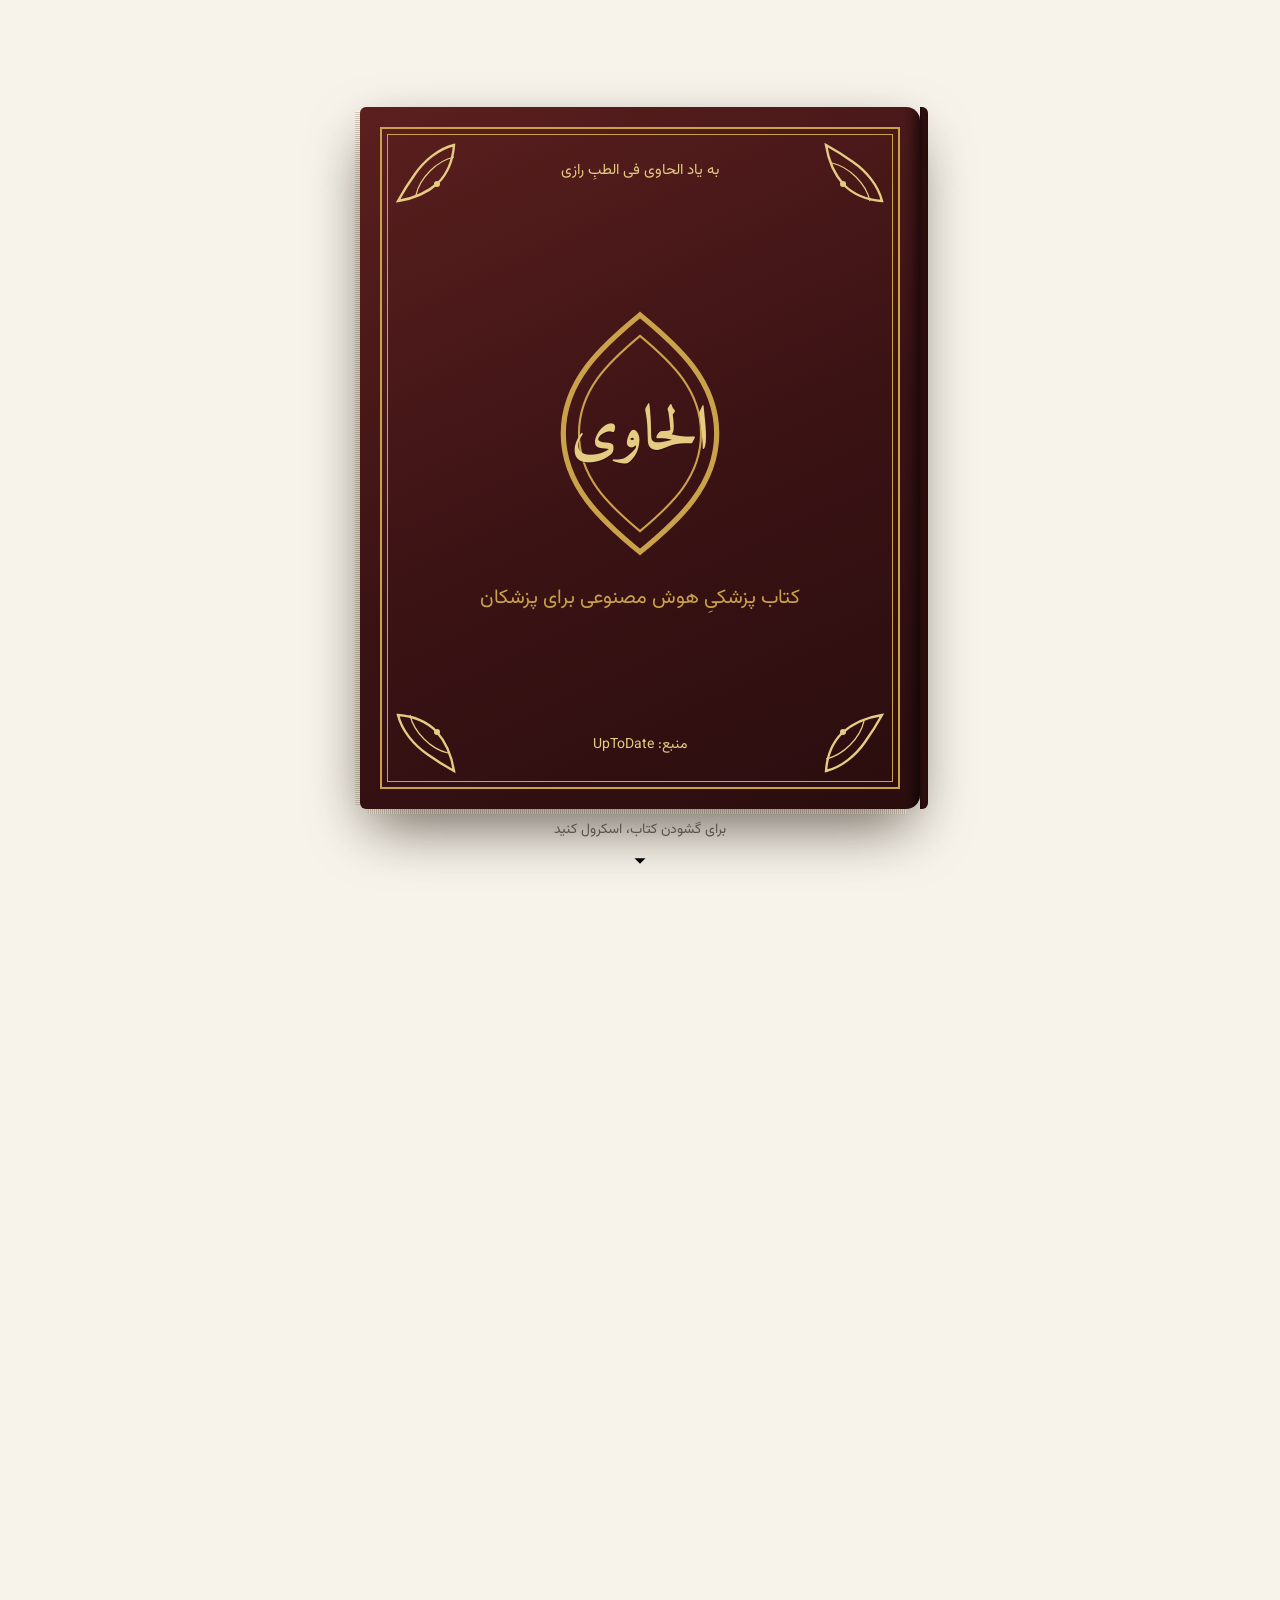
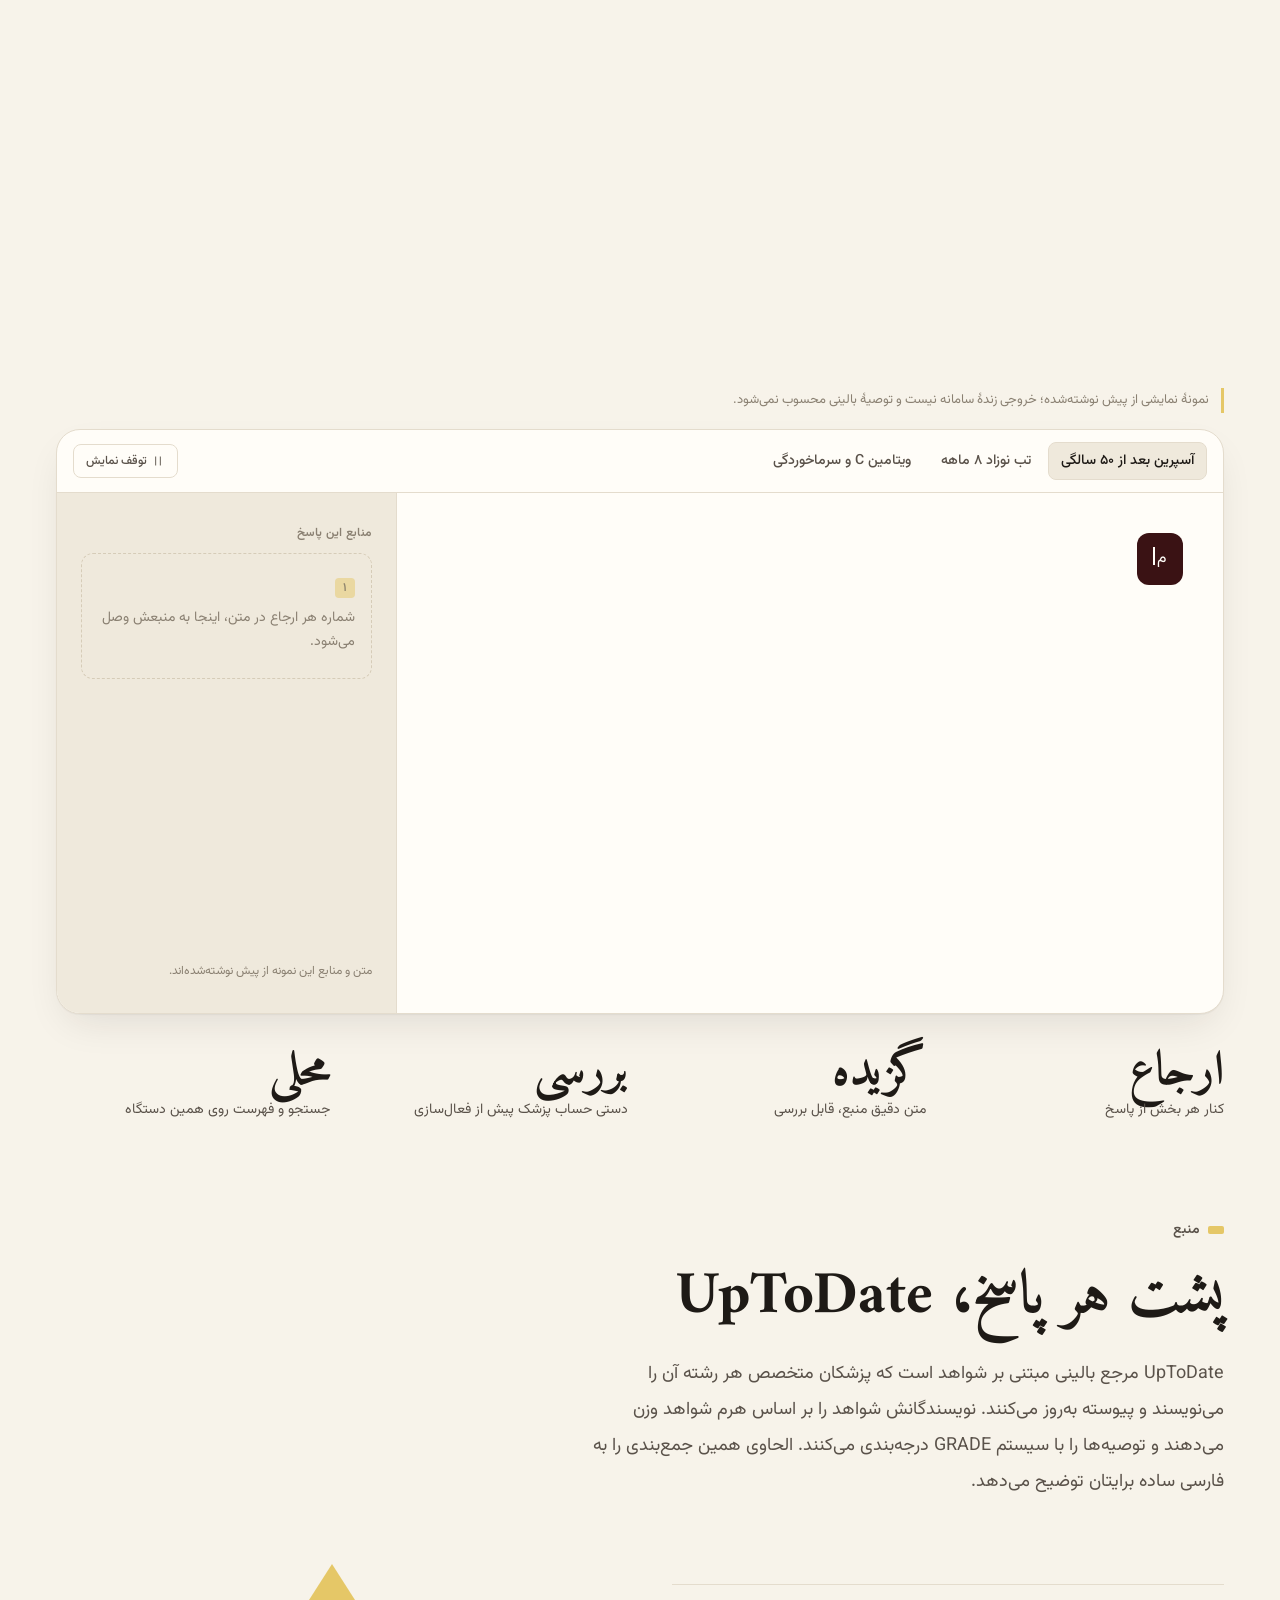
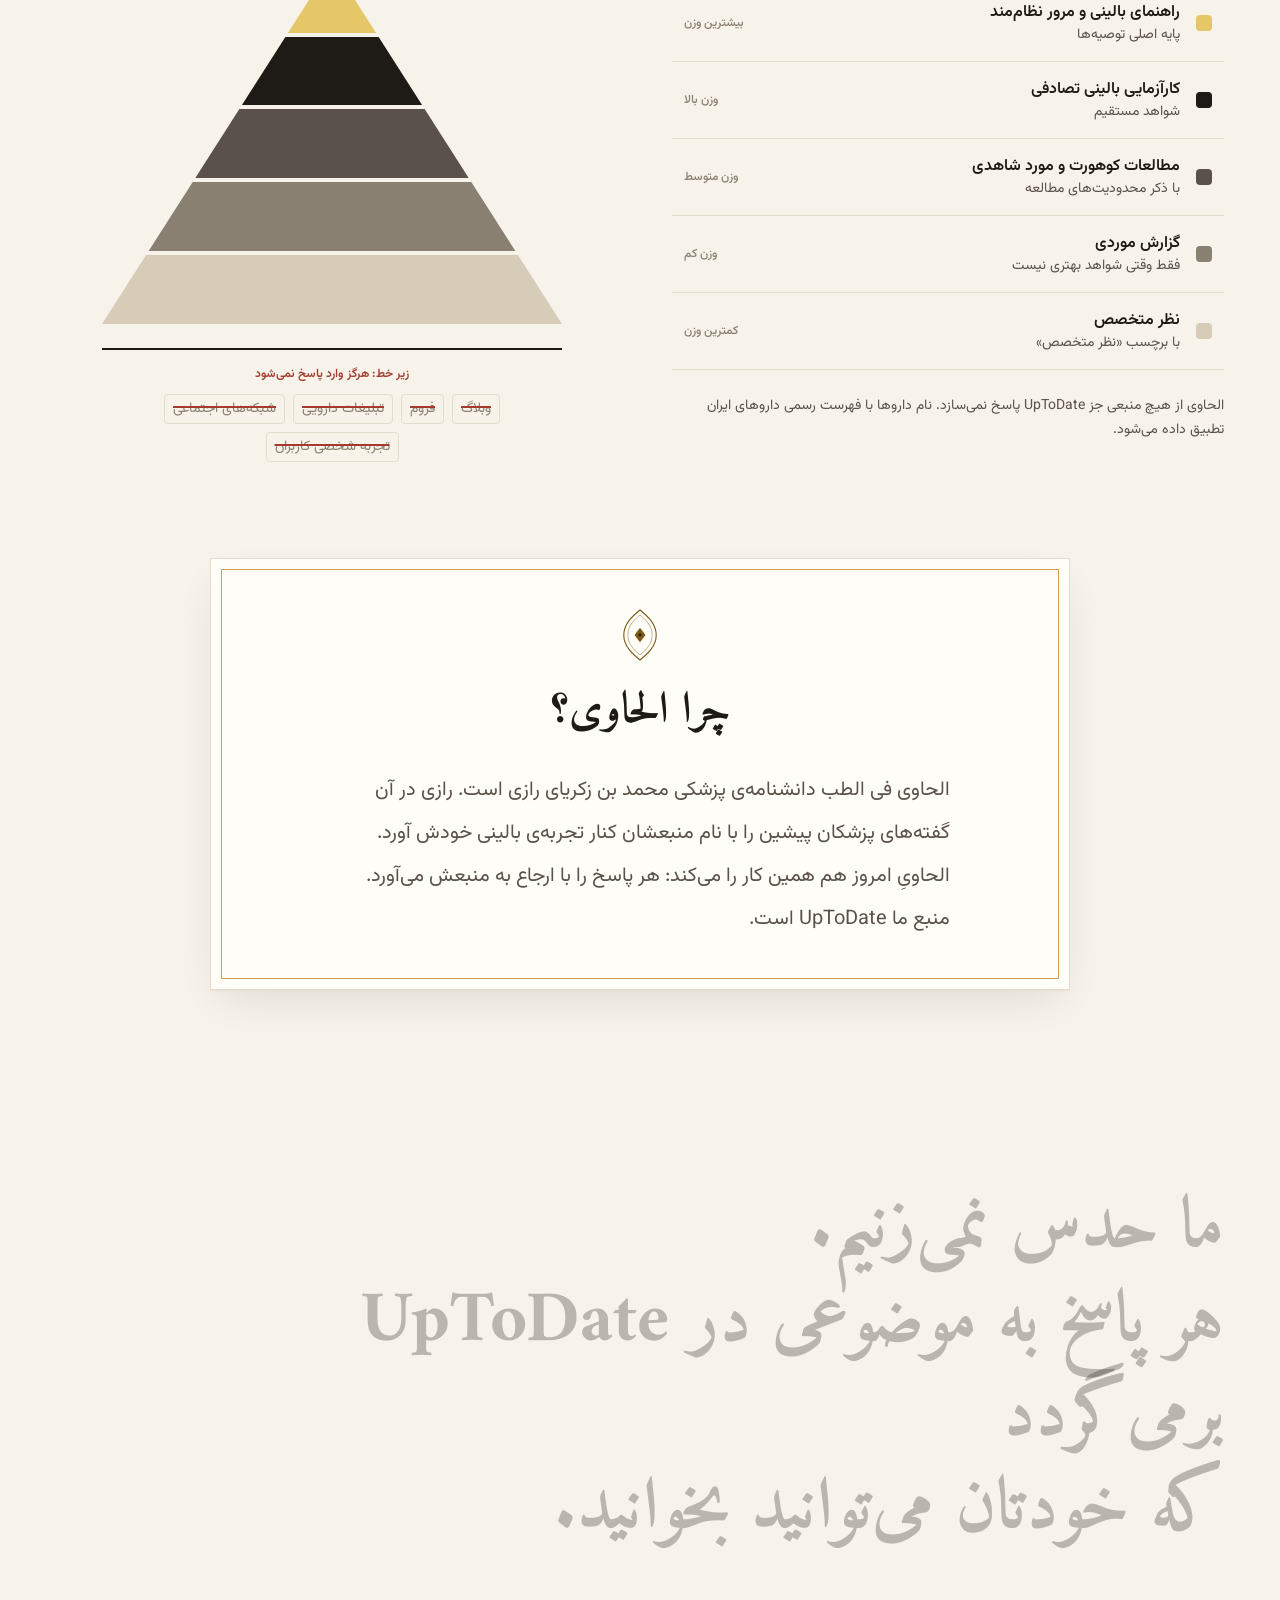
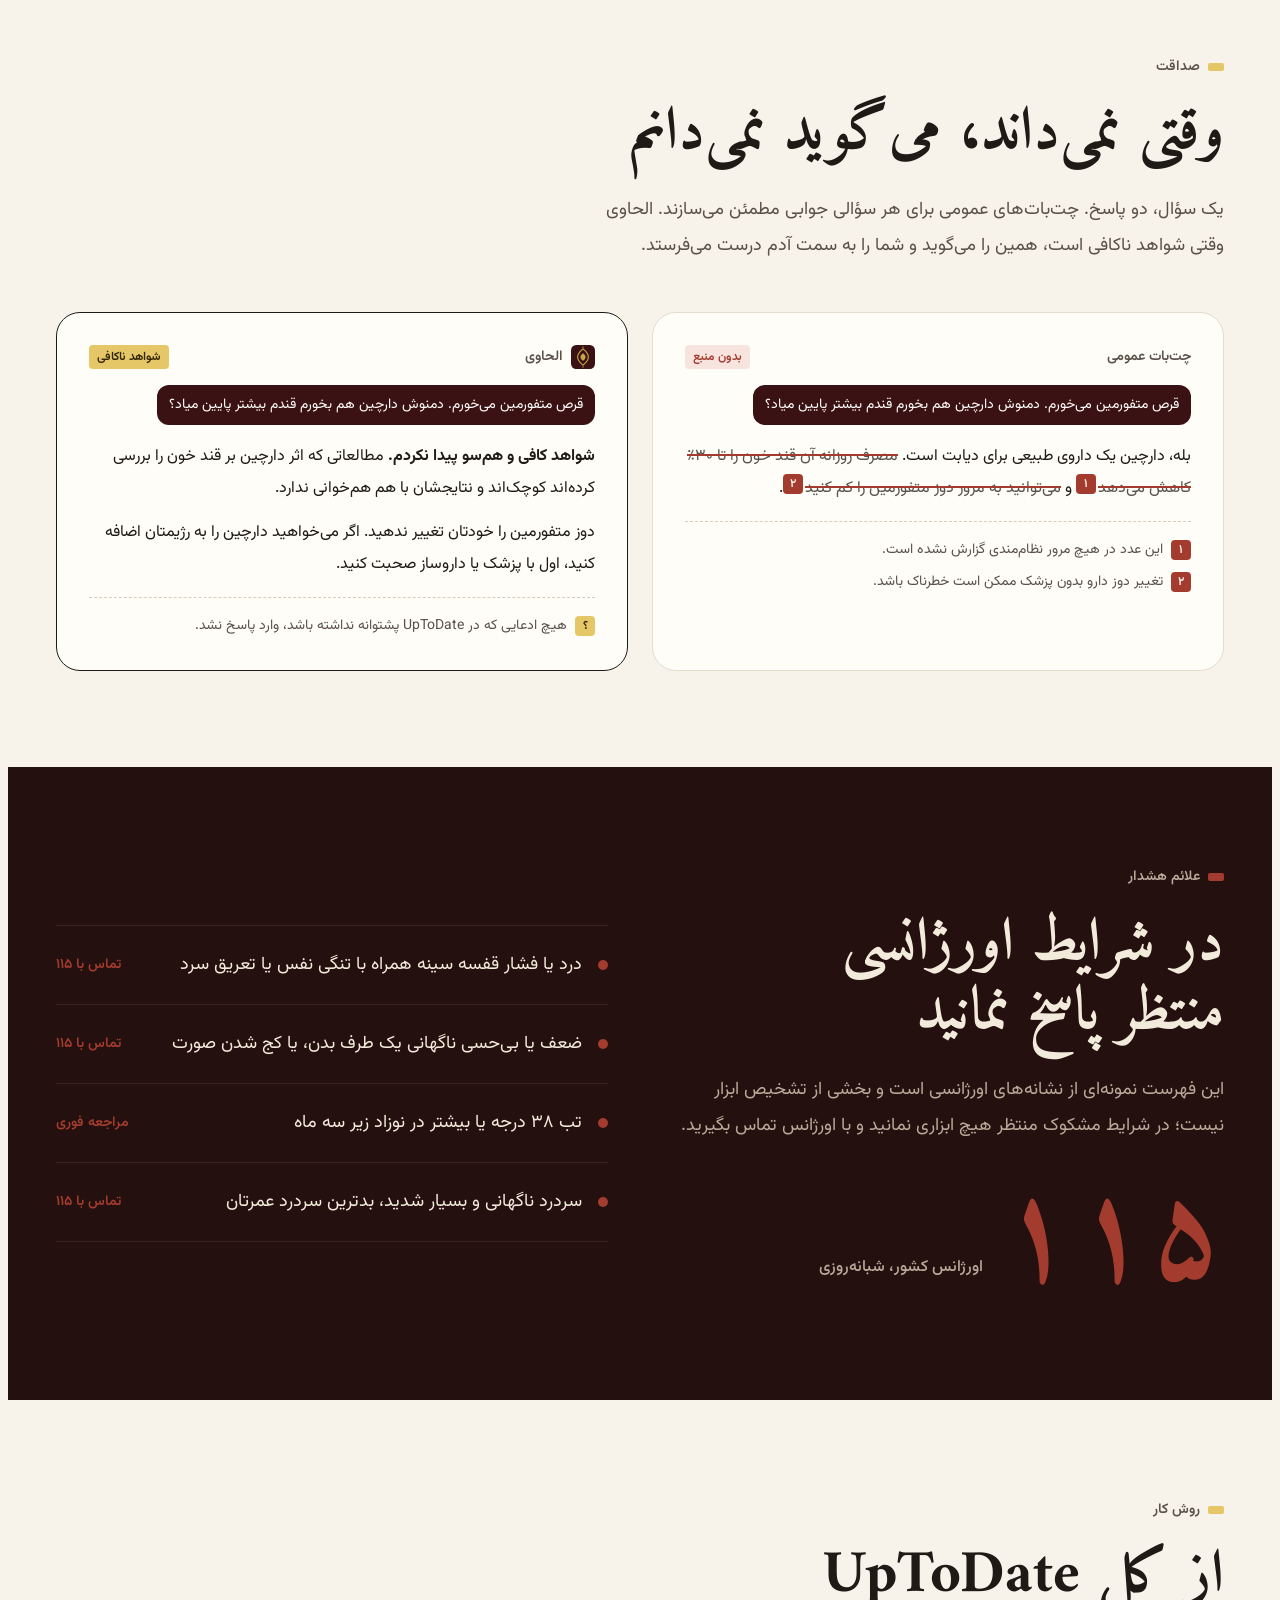
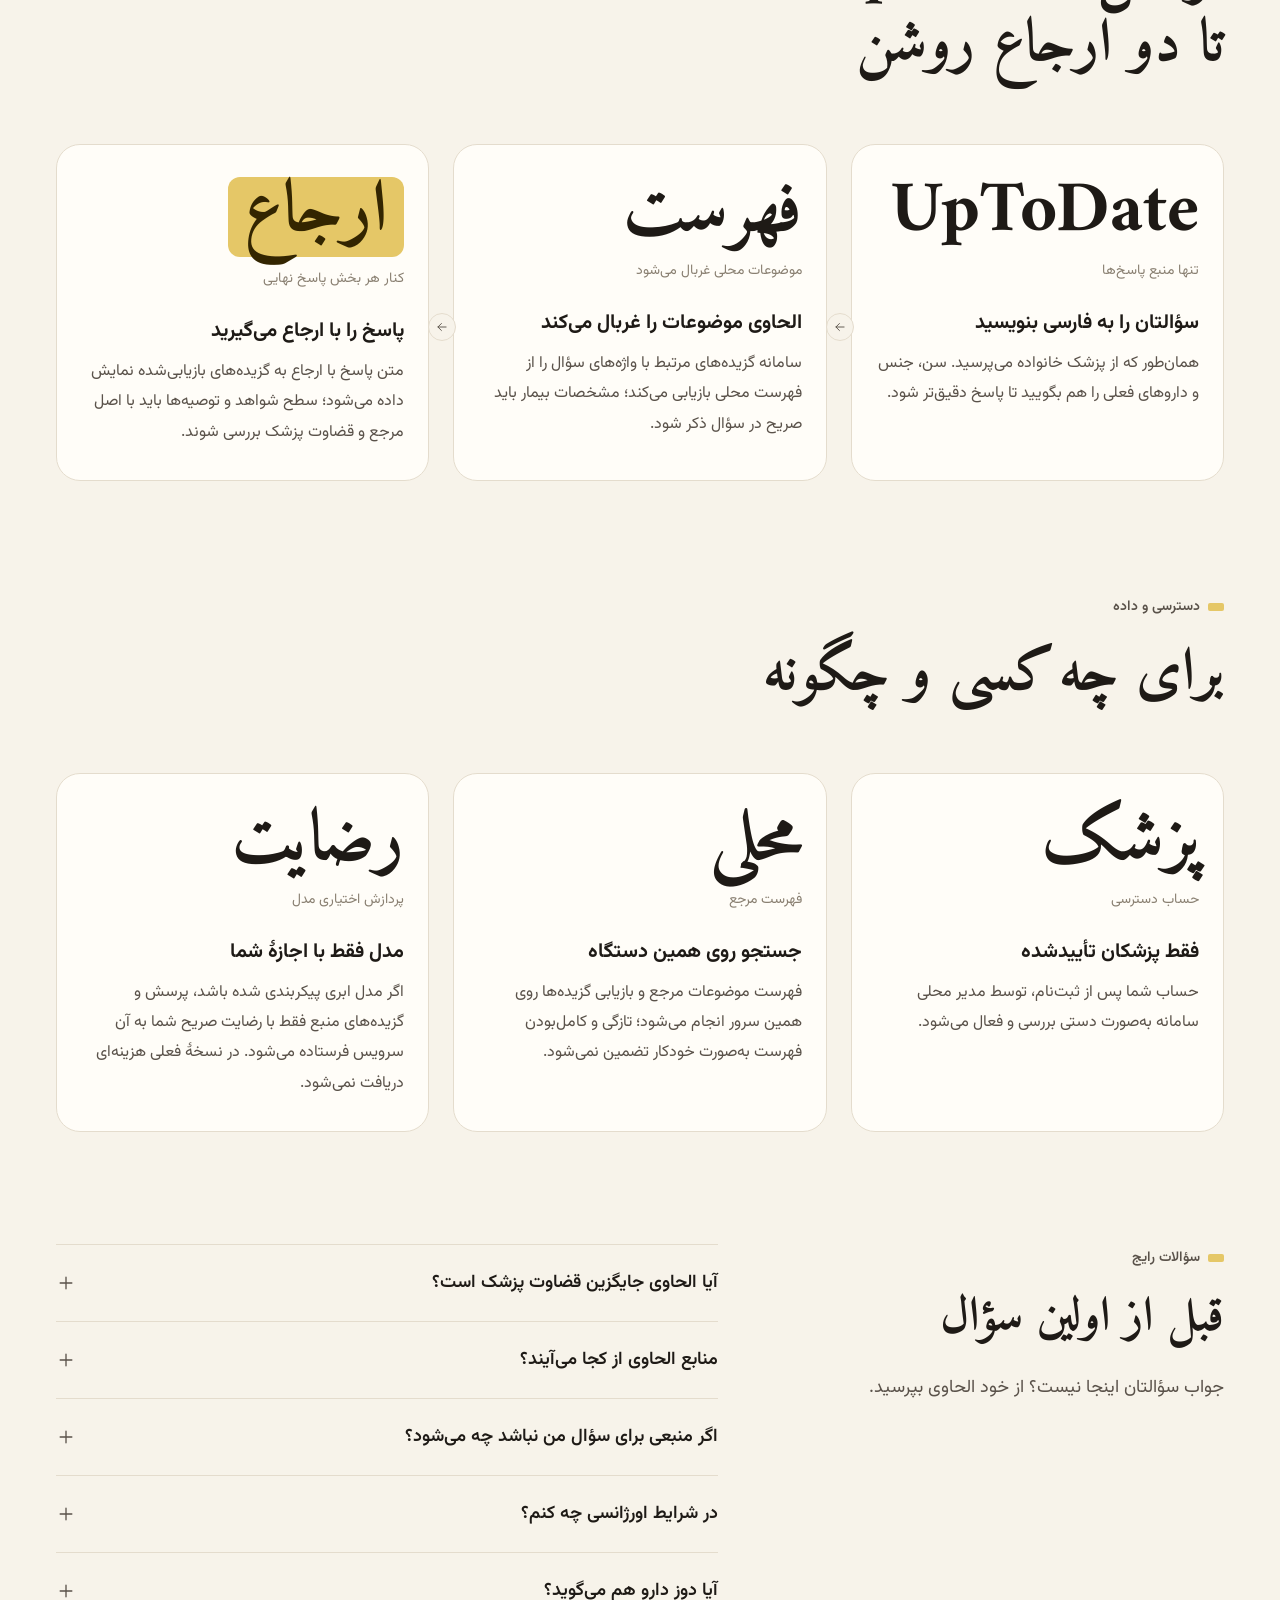
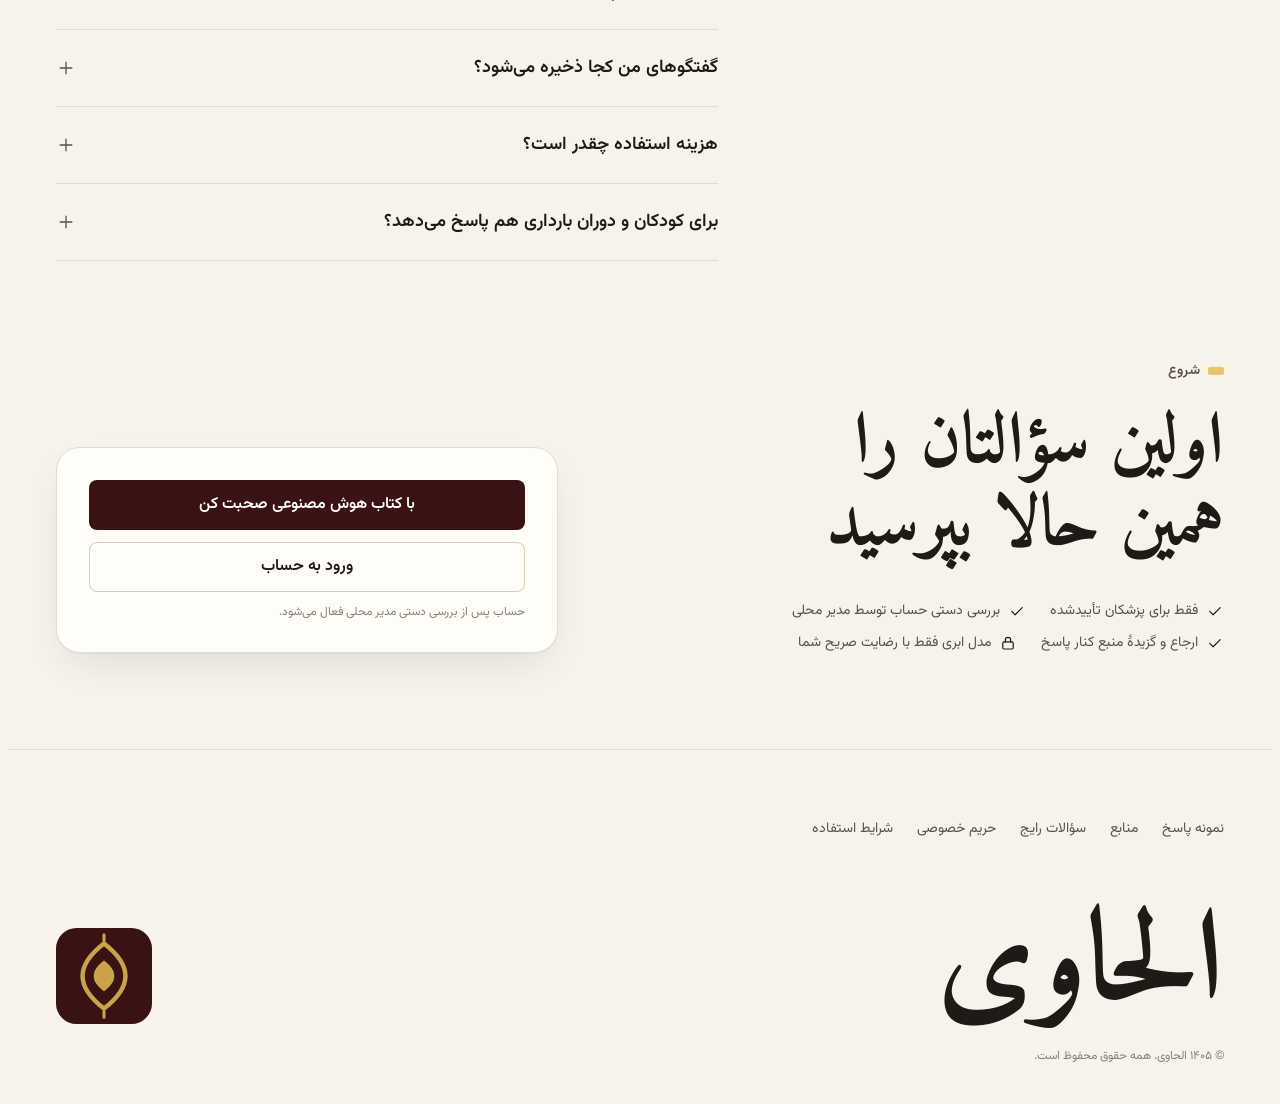
<file: index.html>
<!DOCTYPE html>
<html lang="fa" dir="rtl">
<meta charset="utf-8">
<meta name="viewport" content="width=device-width, initial-scale=1, viewport-fit=cover">
<title>الحاوی</title>
<meta name="description" content="الحاوی کتاب پزشکیِ هوش مصنوعی برای پزشکان تأییدشده است؛ بازیابی از فهرست محلی UpToDate با ارجاع و گزیدهٔ قابل بررسی.">
<meta property="og:title" content="الحاوی · کتاب پزشکی برای پزشکان تأییدشده">
<meta property="og:description" content="کتاب پزشکی برای پزشکان تأییدشده؛ هر پاسخ با ارجاع و گزیدهٔ منبع UpToDate.">
<meta property="og:locale" content="fa_IR">
<meta property="og:type" content="website">
<meta property="og:site_name" content="الحاوی">
<meta property="og:url" content="https://www.al-havi.com/">
<meta property="og:image" content="https://www.al-havi.com/og-image.png">
<meta property="og:image:width" content="1200">
<meta property="og:image:height" content="630">
<meta property="og:image:alt" content="الحاوی، کتاب پزشکیِ هوش مصنوعی برای پزشکان">
<meta name="twitter:card" content="summary_large_image">
<meta name="twitter:image" content="https://www.al-havi.com/og-image.png">
<link rel="canonical" href="https://www.al-havi.com/">
<link rel="icon" href="alhawi-logo.svg" type="image/svg+xml">
<link rel="icon" href="favicon.ico" sizes="48x48">
<link rel="apple-touch-icon" href="apple-touch-icon.png">
<link rel="preload" href="fonts/Vazirmatn.woff2" as="font" type="font/woff2" crossorigin>
<link rel="preload" href="fonts/Amiri-Bold.woff2" as="font" type="font/woff2" crossorigin>


<style>
/* Layout: an annotated medical text. A main column carries the claims, a margin column carries their sources.
   Paper, ink and one highlighter. The highlighter only ever marks evidence.
   Cover: oxblood leather, gold ترنج و لچک tooling, spine on the right. */
@font-face{
  font-family:"Vazirmatn";src:url("fonts/Vazirmatn.woff2") format("woff2");
  font-weight:100 900;font-display:swap;
}
@font-face{
  font-family:"Amiri";src:url("fonts/Amiri-Regular.woff2") format("woff2");
  font-weight:400;font-display:swap;
}
@font-face{
  font-family:"Amiri";src:url("fonts/Amiri-Bold.woff2") format("woff2");
  font-weight:700;font-display:swap;
}
:root{
  --paper:#F7F3EA; --sheet:#FFFDF8; --sunk:#EFE9DC; --rule:#E4DCCD; --rule-2:#D6CCB8;
  --ink:#1E1A16; --ink-2:#5A524A; --faint:#8A8072;
  --hl:#E5C767; --hl-ink:#332500; --hl-soft:#F3E7C0;
  --red:#A33C2E; --red-soft:#F7E4DE;
  --deep:#24100E; --deep-2:#3C221C; --deep-fg:#F2EADB; --deep-mute:#B9A999;
  --btn:#3A1214; --btn-fg:#FFFDF8; --btn-hover:#5B1F1E;
  --leather:#3A1214; --leather-2:#5B1F1E; --leather-3:#2A0D0E;
  --gold:#C9A24A; --gold-hi:#E6CB82; --gold-deep:#7A5A17;
  --nav-bg:rgba(255,253,248,.75); --panel-bg:rgba(247,243,234,.94);
  --shadow:0 1px 1px rgba(30,26,22,.04),0 16px 40px -12px rgba(30,26,22,.12);

  --display:"Amiri","Noto Naskh Arabic","Times New Roman",serif;
  --text:"Vazirmatn","Segoe UI",sans-serif;
  --ease:cubic-bezier(0.22,1,0.36,1);

  --s25:2px;--s50:4px;--s75:8px;--s100:12px;--s200:16px;--s300:24px;--s400:32px;
  --s500:40px;--s600:48px;--s700:64px;--s800:80px;--s900:96px;
}
@media (prefers-color-scheme: dark){
  :root:not([data-theme="light"]){
    --paper:#15110E; --sheet:#1E1915; --sunk:#211B16; --rule:#342E28; --rule-2:#453B31;
    --ink:#F2EADB; --ink-2:#B9A999; --faint:#8A8072;
    --hl:#C9A24A; --hl-ink:#241203; --hl-soft:#3A3016;
    --red:#E08A7C; --red-soft:#3A1D1A;
    --deep:#0D0A08; --deep-2:#1E1915; --deep-fg:#F2EADB; --deep-mute:#9C9A90;
    --btn:#C9A24A; --btn-fg:#241203; --btn-hover:#E6CB82;
    --nav-bg:rgba(30,25,21,.72); --panel-bg:rgba(21,17,14,.94);
    --shadow:0 1px 1px rgba(0,0,0,.4),0 16px 40px -12px rgba(0,0,0,.6);
    color-scheme:dark;
  }
}
:root[data-theme="dark"]{
  --paper:#15110E; --sheet:#1E1915; --sunk:#211B16; --rule:#342E28; --rule-2:#453B31;
  --ink:#F2EADB; --ink-2:#B9A999; --faint:#8A8072;
  --hl:#C9A24A; --hl-ink:#241203; --hl-soft:#3A3016;
  --red:#E08A7C; --red-soft:#3A1D1A;
  --deep:#0D0A08; --deep-2:#1E1915; --deep-fg:#F2EADB; --deep-mute:#9C9A90;
  --btn:#C9A24A; --btn-fg:#241203; --btn-hover:#E6CB82;
  --nav-bg:rgba(30,25,21,.72); --panel-bg:rgba(21,17,14,.94);
  --shadow:0 1px 1px rgba(0,0,0,.4),0 16px 40px -12px rgba(0,0,0,.6);
  color-scheme:dark;
}

*,*::before,*::after{box-sizing:border-box}
[hidden]{display:none!important}
html{scroll-padding-top:96px}
body{background:var(--paper);color:var(--ink);font-family:var(--text);font-size:16px;line-height:1.9;direction:rtl;-webkit-font-smoothing:antialiased;text-rendering:optimizeLegibility}
body::before{content:"";position:fixed;inset:0 0 auto;height:env(safe-area-inset-top,0px);z-index:60;background:var(--paper)}
h1,h2,h3,p,figure,blockquote{margin:0}
h1,h2,h3{text-wrap:balance}
p{text-wrap:pretty}
a{color:inherit}
:focus-visible{outline:2px solid var(--ink);outline-offset:3px;border-radius:4px}
::selection{background:var(--hl);color:var(--hl-ink)}
.wrap{max-width:1200px;margin-inline:auto;padding-left:max(16px,env(safe-area-inset-left,0px));padding-right:max(16px,env(safe-area-inset-right,0px))}
.num{font-variant-numeric:tabular-nums}
.display{font-family:var(--display);font-weight:600}
.skip{position:fixed;top:calc(var(--s200) + env(safe-area-inset-top,0px));right:var(--s200);z-index:100;transform:translateY(-200%);background:var(--btn);color:var(--btn-fg);padding:var(--s75) var(--s100);border-radius:8px;text-decoration:none;font-weight:600;font-size:14px;line-height:20px}
.skip:focus{transform:none}
.icon{width:20px;height:20px;flex:none;fill:none;stroke:currentColor;stroke-width:1.6;stroke-linecap:round;stroke-linejoin:round}

/* citation chip: the one signature element */
.cite{display:inline-flex;align-items:center;justify-content:center;min-width:20px;height:20px;padding:0 var(--s50);margin-inline-start:var(--s25);border-radius:4px;background:var(--hl);color:var(--hl-ink);font:600 12px/16px var(--text);vertical-align:.45em;cursor:default;transition:transform .3s var(--ease)}
.cite:hover{transform:translateY(-2px)}

/* buttons */
.btn{display:inline-flex;align-items:center;justify-content:center;gap:var(--s75);padding:var(--s75) var(--s100);border-radius:8px;border:1px solid transparent;font:600 16px/24px var(--text);text-decoration:none;cursor:pointer;white-space:nowrap;transition:background-color .3s var(--ease),transform .5s var(--ease),border-color .3s var(--ease)}
.btn-primary{background:var(--btn);color:var(--btn-fg)}
.btn-primary:hover{background:var(--btn-hover);transform:translateY(-1px)}
.btn:active{transform:scale(.98)}
.btn-ghost{color:var(--ink);border-color:var(--rule-2);background:transparent}
.btn-ghost:hover{background:var(--sunk)}
.btn-sm{font-size:14px;line-height:20px}
.btn .icon{width:18px;height:18px;transition:transform .5s var(--ease)}
.btn:hover .icon.go{transform:translateX(-4px)}
.btn[aria-busy="true"]{opacity:.7;pointer-events:none}

/* logo mark */
.mark{width:28px;height:28px;flex:none}
.brand{display:inline-flex;align-items:center;gap:var(--s75);text-decoration:none;font-family:var(--display);font-weight:700;font-size:30px;line-height:1;padding-bottom:var(--s25)}

/* ---------- nav ---------- */
.nav{position:fixed;z-index:50;left:50%;transform:translateX(-50%);top:calc(var(--s200) + env(safe-area-inset-top,0px));display:flex;align-items:center;gap:var(--s300);padding:var(--s75);padding-inline-start:var(--s200);background:var(--nav-bg);backdrop-filter:blur(16px) saturate(1.5);-webkit-backdrop-filter:blur(16px) saturate(1.5);border:1px solid var(--rule);border-radius:16px;box-shadow:var(--shadow);width:max-content;max-width:calc(100% - 32px)}
.nav-links{display:flex;gap:var(--s25);list-style:none;margin:0;padding:0}
.nav-links a{display:block;padding:var(--s50) var(--s100);border-radius:8px;text-decoration:none;font-size:14px;line-height:20px;color:var(--ink-2);transition:background-color .3s var(--ease),color .3s var(--ease)}
.nav-links a:hover{color:var(--ink);background:var(--sunk)}
.nav-links a[aria-current="true"]{color:var(--ink);background:var(--sunk)}
.menu-btn{display:none;width:40px;height:40px;border-radius:8px;border:1px solid var(--rule-2);background:transparent;color:var(--ink);cursor:pointer;position:relative}
.menu-btn span{position:absolute;left:12px;right:12px;top:50%;height:1.5px;margin-top:-.75px;background:currentColor;border-radius:2px;transition:transform .5s var(--ease)}
.menu-btn span:nth-child(1){transform:translateY(-4px)}
.menu-btn span:nth-child(2){transform:translateY(4px)}
.menu-open .menu-btn span:nth-child(1){transform:rotate(45deg)}
.menu-open .menu-btn span:nth-child(2){transform:rotate(-45deg)}
.panel{position:fixed;inset:0;z-index:40;background:var(--panel-bg);backdrop-filter:blur(24px);-webkit-backdrop-filter:blur(24px);padding:calc(var(--s900) + var(--s200) + env(safe-area-inset-top,0px)) max(24px,env(safe-area-inset-right,0px)) var(--s400) max(24px,env(safe-area-inset-left,0px));display:flex;flex-direction:column;gap:var(--s200);opacity:0;pointer-events:none;transition:opacity .4s var(--ease)}
.menu-open .panel{opacity:1;pointer-events:auto}
.panel .plink{font-family:var(--display);font-weight:600;font-size:48px;line-height:1.2;text-decoration:none}
.panel .plink,.panel .btn{opacity:0;transform:translateY(24px);transition:opacity .5s var(--ease),transform .5s var(--ease)}
.panel .btn{align-self:flex-start;margin-top:var(--s300)}
.menu-open .panel .plink,.menu-open .panel .btn{opacity:1;transform:none}

/* ---------- hero ---------- */
.hero{padding-top:calc(160px + env(safe-area-inset-top,0px));padding-bottom:var(--s700)}
.hero-grid{display:grid;grid-template-columns:minmax(0,1fr) 280px;gap:var(--s700);align-items:end}
.eyebrow{display:inline-flex;align-items:center;gap:var(--s75);font-size:14px;line-height:20px;font-weight:500;color:var(--ink-2)}
.eyebrow .pulse{width:8px;height:8px;border-radius:9999px;background:var(--red);box-shadow:0 0 0 4px var(--red-soft)}
.hero h1{position:relative;isolation:isolate;margin-top:var(--s300);max-width:820px;font-family:var(--display);font-weight:600;font-size:72px;line-height:1.2;color:var(--ink)}
.nb{white-space:nowrap}
.hl{position:relative;-webkit-text-fill-color:var(--hl-ink);color:var(--hl-ink);white-space:nowrap;padding-inline:var(--s75)}
.hl::before{content:"";position:absolute;z-index:-1;inset:.34em 0 .08em;background:var(--hl);border-radius:4px;transform-origin:right center;transform:scaleX(0);animation:sweep 1s var(--ease) .5s forwards}
@keyframes sweep{to{transform:scaleX(1)}}
.hero h1 .cite{-webkit-text-fill-color:var(--hl-ink);font-size:14px;line-height:20px;height:24px;min-width:24px;vertical-align:1.6em;margin-inline-start:var(--s50);opacity:0;animation:fadeUp .6s var(--ease) 1.3s forwards}
@keyframes fadeUp{from{opacity:0;transform:translateY(8px)}to{opacity:1;transform:none}}
.hero .sub{margin-top:var(--s400);max-width:680px;font-size:20px;line-height:2;color:var(--ink-2)}
.hero-cta{margin-top:var(--s500);display:flex;flex-wrap:wrap;align-items:center;gap:var(--s200) var(--s300)}
.hero-cta .note{font-size:14px;line-height:20px;color:var(--ink-2)}
.sidenote{display:flex;gap:var(--s100);font-size:14px;line-height:24px;color:var(--ink-2);padding-bottom:var(--s400);opacity:0;animation:fadeUp .8s var(--ease) 1.5s forwards}
.sidenote .cite{flex:none;vertical-align:0;margin:var(--s25) 0 0}
.sidenote b{display:block;color:var(--ink);font-weight:600}

/* ---------- demo document ---------- */
.demo-sec{padding-bottom:var(--s900)}
.doc{background:var(--sheet);border:1px solid var(--rule);border-radius:24px;box-shadow:var(--shadow);overflow:hidden}
.doc-bar{display:flex;align-items:center;justify-content:space-between;gap:var(--s200);padding:var(--s100) var(--s200);border-bottom:1px solid var(--rule)}
.tabs{display:flex;gap:var(--s50);overflow-x:auto;scrollbar-width:none;min-width:0}
.tabs::-webkit-scrollbar{display:none}
.tab{flex:none;font:500 14px/20px var(--text);padding:var(--s75) var(--s100);border-radius:8px;border:1px solid transparent;background:transparent;color:var(--ink-2);cursor:pointer;transition:background-color .3s var(--ease),color .3s var(--ease)}
.tab:hover{background:var(--sunk);color:var(--ink)}
.tab[aria-selected="true"]{background:var(--sunk);color:var(--ink);border-color:var(--rule)}
.pause{flex:none;display:inline-flex;align-items:center;gap:var(--s50);font:500 12px/16px var(--text);color:var(--ink-2);background:transparent;border:1px solid var(--rule);border-radius:8px;padding:var(--s75) var(--s100);cursor:pointer;transition:background-color .3s var(--ease)}
.pause:hover{background:var(--sunk)}
.pause .icon{width:14px;height:14px}
.doc-body{display:grid;grid-template-columns:minmax(0,1fr) 340px}
.main-col{padding:var(--s500) var(--s500) var(--s400);min-height:520px;display:flex;flex-direction:column;gap:var(--s200);min-width:0}
.margin-col{background:var(--sunk);border-inline-start:1px solid var(--rule);padding:var(--s400) var(--s300);display:flex;flex-direction:column;gap:var(--s100);min-width:0}
.m-label{font-size:12px;line-height:16px;font-weight:600;color:var(--faint);letter-spacing:.02em;display:flex;justify-content:space-between}
.q{align-self:flex-start;max-width:88%;background:var(--btn);color:var(--btn-fg);padding:var(--s100) var(--s200);border-radius:12px;font-size:16px;line-height:28px}
.caret{display:inline-block;width:2px;height:1.1em;background:currentColor;margin-inline-start:var(--s25);vertical-align:-.2em;animation:blink 1s steps(1) infinite}
@keyframes blink{50%{opacity:0}}
.search{display:flex;flex-direction:column;gap:var(--s100);padding-block:var(--s75)}
.search .line{font-size:14px;line-height:20px;color:var(--ink-2);display:flex;align-items:center;gap:var(--s75)}
.search .line b{color:var(--ink);font-weight:600}
.sk{height:12px;border-radius:4px;background:var(--sunk);animation:pulse 1.4s var(--ease) infinite}
.sk:nth-child(3){width:92%}.sk:nth-child(4){width:78%;animation-delay:.15s}.sk:nth-child(5){width:56%;animation-delay:.3s}
@keyframes pulse{50%{opacity:.45}}
.flag{display:flex;gap:var(--s100);align-items:flex-start;background:var(--red-soft);color:var(--red);border-radius:12px;padding:var(--s100) var(--s200);font-size:16px;line-height:28px;font-weight:500;animation:fadeUp .6s var(--ease) both}
.flag .icon{margin-top:var(--s50)}
.flag b{font-weight:700}
.ans{font-size:18px;line-height:2.05}
.ans p+p{margin-top:var(--s100)}
.word{animation:wIn .4s var(--ease) both}
@keyframes wIn{from{opacity:0}to{opacity:1}}
.ans .cite{animation:pop .5s var(--ease) both}
@keyframes pop{from{opacity:0;transform:scale(.4)}to{opacity:1;transform:none}}
.tags{display:flex;flex-wrap:wrap;gap:var(--s75);padding-top:var(--s100);animation:fadeUp .6s var(--ease) both}
.tag{font-size:12px;line-height:16px;font-weight:500;padding:var(--s50) var(--s75);border-radius:4px;border:1px solid var(--rule-2);color:var(--ink-2)}
.tag.hl-tag{background:var(--hl);border-color:var(--hl);color:var(--hl-ink)}
.empty{border:1px dashed var(--rule-2);border-radius:12px;padding:var(--s300) var(--s200);font-size:14px;line-height:24px;color:var(--faint);display:flex;flex-direction:column;gap:var(--s75);align-items:flex-start}
.empty .cite{opacity:.5;margin:0}
.card{background:var(--sheet);border:1px solid var(--rule);border-radius:12px;padding:var(--s200);display:flex;flex-direction:column;gap:var(--s50);transition:border-color .3s var(--ease),transform .5s var(--ease),box-shadow .3s var(--ease)}
.card.in{animation:cardIn .7s var(--ease) both}
@keyframes cardIn{from{opacity:0;transform:translateX(24px)}to{opacity:1;transform:none}}
.card.lit{border-color:var(--ink);transform:translateX(-4px)}
.card-top{display:flex;align-items:center;gap:var(--s75);font-size:12px;line-height:16px;color:var(--faint)}
.card-top .cite{margin:0;vertical-align:0}
.card b{font-size:14px;line-height:24px;font-weight:700}
.card span.t{font-size:14px;line-height:24px;color:var(--ink)}
.card small{font-size:12px;line-height:16px;color:var(--ink-2);text-align:right;unicode-bidi:plaintext}
.m-foot{margin-top:auto;padding-top:var(--s200);font-size:12px;line-height:20px;color:var(--faint)}
.proof{margin-top:var(--s400);display:grid;grid-template-columns:repeat(4,minmax(0,1fr));gap:var(--s300)}
.proof div{display:flex;flex-direction:column;gap:var(--s25)}
.proof b{font-family:var(--display);font-weight:600;font-size:48px;line-height:1.1}
.proof span{font-size:14px;line-height:20px;color:var(--ink-2)}

/* ---------- generic section ---------- */
section{padding-block:var(--s900)}
.kicker{display:inline-flex;align-items:center;gap:var(--s75);font-size:14px;line-height:20px;font-weight:600;color:var(--ink-2)}
.kicker::before{content:"";width:16px;height:8px;border-radius:2px;background:var(--hl)}
.h2{margin-top:var(--s200);font-family:var(--display);font-weight:600;font-size:60px;line-height:1.15;max-width:760px}
.lede{margin-top:var(--s300);font-size:18px;line-height:2;color:var(--ink-2);max-width:640px}

/* ---------- evidence pyramid ---------- */
.ev-grid{margin-top:var(--s700);display:grid;grid-template-columns:minmax(0,1fr) minmax(0,1fr);gap:var(--s700);align-items:center}
.levels{list-style:none;margin:0;padding:0;display:flex;flex-direction:column}
.lv{width:100%;display:grid;grid-template-columns:16px minmax(0,1fr) auto;gap:var(--s200);align-items:center;text-align:right;padding:var(--s200) var(--s100);background:transparent;border:0;border-bottom:1px solid var(--rule);color:var(--ink);font:inherit;cursor:pointer;border-radius:0;transition:background-color .3s var(--ease),opacity .3s var(--ease)}
.levels li:first-child .lv{border-top:1px solid var(--rule)}
.lv:hover,.lv[aria-pressed="true"]{background:var(--sheet)}
.lv .sw{width:16px;height:16px;border-radius:4px}
.lv .nm{display:flex;flex-direction:column;min-width:0}
.lv .nm b{font-size:16px;line-height:24px;font-weight:600}
.lv .nm span{font-size:14px;line-height:20px;color:var(--ink-2)}
.lv .ct{font-family:var(--display);font-weight:600;font-size:30px;line-height:1;color:var(--ink)}
.lv .ct.dim{font-family:var(--text);font-size:12px;line-height:16px;font-weight:500;color:var(--faint)}
.pyr-wrap{display:flex;flex-direction:column;align-items:center;gap:var(--s300)}
.pyr{width:100%;max-width:460px;aspect-ratio:460/360;clip-path:polygon(50% 0,100% 100%,0 100%);display:grid;grid-template-rows:repeat(5,minmax(0,1fr));gap:var(--s50)}
.band{transition:opacity .5s var(--ease)}
.b1,.sw1{background:var(--hl)}
.b2,.sw2{background:var(--ink)}
.b3,.sw3{background:var(--ink-2)}
.b4,.sw4{background:var(--faint)}
.b5,.sw5{background:var(--rule-2)}
.pyr.focus .band{opacity:.18}
.pyr.focus .band.on{opacity:1}
.ground{width:100%;max-width:460px;border-top:2px solid var(--ink);padding-top:var(--s200);display:flex;flex-direction:column;gap:var(--s100);align-items:center}
.ground p{font-size:12px;line-height:16px;font-weight:600;color:var(--red)}
.ground ul{list-style:none;margin:0;padding:0;display:flex;flex-wrap:wrap;justify-content:center;gap:var(--s75)}
.ground li{font-size:14px;line-height:20px;color:var(--faint);text-decoration:line-through;text-decoration-color:var(--red);text-decoration-thickness:2px;padding:var(--s50) var(--s75);border:1px solid var(--rule);border-radius:4px}
.ev-note{margin-top:var(--s300);font-size:14px;line-height:24px;color:var(--ink-2)}

/* ---------- tagline reveal ---------- */
.tagline{padding-block:var(--s900)}
.tagline p{font-family:var(--display);font-weight:600;font-size:72px;line-height:1.3;max-width:980px;text-wrap:balance}
.tagline .w{display:inline-block;position:relative;isolation:isolate;opacity:.28;transition:opacity .7s var(--ease)}
.tagline .w.on{opacity:1}
.tagline .w.key::before{content:"";position:absolute;z-index:-1;inset:.38em -.08em .06em;background:var(--hl);border-radius:4px;transform:scaleX(0);transform-origin:right center;transition:transform .8s var(--ease) .1s}
.tagline .w.key.on{color:var(--hl-ink)}
.tagline .w.key.on::before{transform:scaleX(1)}

/* ---------- honest comparison ---------- */
.vs{margin-top:var(--s600);display:grid;grid-template-columns:minmax(0,1fr) minmax(0,1fr);gap:var(--s300)}
.vs-card{border-radius:24px;border:1px solid var(--rule);background:var(--sheet);padding:var(--s400);display:flex;flex-direction:column;gap:var(--s200);min-width:0}
.vs-card.us{border-color:var(--ink)}
.vs-head{display:flex;align-items:center;justify-content:space-between;gap:var(--s100);font-size:14px;line-height:20px;font-weight:600;color:var(--ink-2)}
.vs-head .mark{width:24px;height:24px}
.vs-head .who{display:inline-flex;align-items:center;gap:var(--s75)}
.badge{font-size:12px;line-height:16px;font-weight:600;padding:var(--s50) var(--s75);border-radius:4px}
.badge.bad{background:var(--red-soft);color:var(--red)}
.badge.good{background:var(--hl);color:var(--hl-ink)}
.vs .q{font-size:14px;line-height:24px;padding:var(--s75) var(--s100)}
.vs .ans{font-size:16px;line-height:2}
.vs s{text-decoration-color:var(--red);text-decoration-thickness:2px;color:var(--ink-2)}
.redmark{display:inline-flex;align-items:center;justify-content:center;min-width:20px;height:20px;border-radius:4px;background:var(--red);color:var(--paper);font:600 12px/16px var(--text);vertical-align:.45em;margin-inline-start:var(--s25)}
.notes{list-style:none;margin:0;padding:var(--s200) 0 0;border-top:1px dashed var(--rule-2);display:flex;flex-direction:column;gap:var(--s75)}
.notes li{display:flex;gap:var(--s75);font-size:14px;line-height:24px;color:var(--ink-2)}
.notes .redmark,.notes .cite{flex:none;vertical-align:0;margin:var(--s25) 0 0}

/* ---------- red flags band ---------- */
.band-dark{background:var(--deep);color:var(--deep-fg)}
.flags-grid{display:grid;grid-template-columns:minmax(0,1fr) minmax(0,1fr);gap:var(--s700);align-items:center}
.band-dark .kicker{color:var(--deep-mute)}
.band-dark .kicker::before{background:var(--red)}
.band-dark .lede{color:var(--deep-mute)}
.n115{font-family:var(--display);font-weight:700;font-size:128px;line-height:1;color:var(--red);display:flex;align-items:baseline;gap:var(--s200);margin-top:var(--s400)}
.n115 span{font-family:var(--text);font-size:16px;line-height:24px;font-weight:500;color:var(--deep-mute)}
.flist{list-style:none;margin:0;padding:0;display:flex;flex-direction:column}
.flist li{display:grid;grid-template-columns:auto minmax(0,1fr) auto;gap:var(--s200);align-items:center;padding:var(--s300) 0;border-bottom:1px solid var(--deep-2)}
.flist li:first-child{border-top:1px solid var(--deep-2)}
.flist .dot{width:10px;height:10px;border-radius:9999px;background:var(--red)}
.flist p{font-size:18px;line-height:30px}
.flist .to{font-size:14px;line-height:20px;font-weight:600;color:var(--red);white-space:nowrap}

/* ---------- how ---------- */
.steps{margin-top:var(--s700);list-style:none;padding:0;display:grid;grid-template-columns:repeat(3,minmax(0,1fr));gap:var(--s300)}
.step{display:flex;flex-direction:column;gap:var(--s100);padding:var(--s400) var(--s300);border-radius:24px;border:1px solid var(--rule);background:var(--sheet);position:relative}
.step .big{font-family:var(--display);font-weight:600;font-size:72px;line-height:1}
.step .big.hlnum{display:inline-block;align-self:flex-start;background:var(--hl);color:var(--hl-ink);border-radius:12px;padding:0 var(--s200) var(--s75)}
.step .cap{font-size:14px;line-height:20px;color:var(--faint);margin-bottom:var(--s200)}
.step h3{font-size:20px;line-height:28px;font-weight:700}
.step p{color:var(--ink-2)}
.step .arrow{position:absolute;top:50%;left:-26px;width:28px;height:28px;border-radius:9999px;background:var(--paper);border:1px solid var(--rule);display:grid;place-items:center;z-index:1;color:var(--ink-2)}
.step .arrow .icon{width:14px;height:14px}

/* ---------- voices ---------- */
.feature-quote{margin-top:var(--s600);display:grid;grid-template-columns:minmax(0,2fr) minmax(0,1fr);gap:var(--s300)}
.fq{border-radius:24px;background:var(--sheet);border:1px solid var(--rule);padding:var(--s600);display:flex;flex-direction:column;gap:var(--s400);justify-content:space-between}
.fq blockquote{font-family:var(--display);font-weight:500;font-size:36px;line-height:1.5}
.fq blockquote mark{background:var(--hl);color:var(--hl-ink);border-radius:4px;padding-inline:var(--s50)}
.sq-stack{display:flex;flex-direction:column;gap:var(--s300)}
.sq{border-radius:24px;background:var(--sheet);border:1px solid var(--rule);padding:var(--s400) var(--s300);display:flex;flex-direction:column;gap:var(--s200);flex:1}
.sq blockquote{font-size:16px;line-height:2}
.by{display:flex;align-items:center;gap:var(--s100);margin-top:auto}
.av{width:40px;height:40px;border-radius:9999px;display:grid;place-items:center;font-family:var(--display);font-weight:700;font-size:24px;line-height:1;background:var(--sunk);color:var(--ink)}
.by b{display:block;font-size:14px;line-height:20px}
.by span{font-size:12px;line-height:16px;color:var(--ink-2)}

/* ---------- faq ---------- */
.faq-grid{display:grid;grid-template-columns:minmax(0,1fr) minmax(0,1.5fr);gap:var(--s700);align-items:start}
.faq-grid .h2{font-size:48px}
.faq details{border-bottom:1px solid var(--rule)}
.faq details:first-child{border-top:1px solid var(--rule)}
.faq summary{list-style:none;cursor:pointer;padding:var(--s300) 0;display:flex;justify-content:space-between;gap:var(--s200);font-weight:600;font-size:18px;line-height:28px;transition:color .3s var(--ease)}
.faq summary:hover{color:var(--ink-2)}
.faq summary::-webkit-details-marker{display:none}
.faq summary .icon{margin-top:var(--s50);transition:transform .5s var(--ease);color:var(--ink-2)}
.faq details[open] summary .icon{transform:rotate(45deg)}
.faq details p{padding-bottom:var(--s300);color:var(--ink-2);max-width:640px}

/* ---------- final ---------- */
.final-grid{display:grid;grid-template-columns:minmax(0,1.2fr) minmax(0,1fr);gap:var(--s700);align-items:end}
.final .h2{font-size:72px}
.assure{margin:var(--s400) 0 0;padding:0;list-style:none;display:flex;flex-wrap:wrap;gap:var(--s100) var(--s300)}
.assure li{display:flex;gap:var(--s75);align-items:center;font-size:14px;line-height:20px;color:var(--ink-2)}
.assure .icon{width:18px;height:18px;color:var(--ink)}
.signup{display:flex;flex-direction:column;gap:var(--s100);background:var(--sheet);border:1px solid var(--rule);border-radius:24px;padding:var(--s400);box-shadow:var(--shadow)}
label{font-weight:600;font-size:14px;line-height:20px}
.field{display:flex;flex-direction:column;gap:var(--s100)}
input[type="tel"]{width:100%;font:500 20px/28px var(--text);padding:var(--s100) var(--s200);border-radius:12px;border:1px solid var(--rule-2);background:var(--paper);color:var(--ink);direction:ltr;text-align:right;letter-spacing:.04em;transition:border-color .3s var(--ease),box-shadow .3s var(--ease)}
input[type="tel"]::placeholder{color:var(--faint)}
input[type="tel"]:focus{outline:none;border-color:var(--ink);box-shadow:0 0 0 4px var(--hl-soft)}
input[aria-invalid="true"]{border-color:var(--red)}
.signup .btn{width:100%;padding-block:var(--s100)}
.hint{font-size:12px;line-height:16px;color:var(--faint)}
.err{font-size:14px;line-height:20px;color:var(--red)}
.ok{display:flex;gap:var(--s75);align-items:flex-start;font-size:14px;line-height:24px;background:var(--hl-soft);color:var(--ink);border-radius:8px;padding:var(--s100)}
.ok .icon{margin-top:var(--s25)}

.demo-note{font-size:13px;color:var(--faint);margin:0 0 var(--s200);border-inline-start:3px solid var(--hl);padding-inline-start:var(--s100)}
/* ---------- footer ---------- */
footer{padding-block:var(--s700) var(--s400);border-top:1px solid var(--rule)}
.foot-top{display:flex;flex-wrap:wrap;justify-content:space-between;gap:var(--s300)}
.foot-links{display:flex;flex-wrap:wrap;gap:var(--s200) var(--s300);list-style:none;margin:0;padding:0}
.foot-links a,.foot-links button{font:inherit;font-size:14px;line-height:20px;color:var(--ink-2);background:none;border:0;padding:0;cursor:pointer;text-decoration:none;transition:color .3s var(--ease)}
.foot-links a:hover,.foot-links button:hover{color:var(--ink)}
.giant{margin-top:var(--s700);display:flex;align-items:flex-end;justify-content:space-between;gap:var(--s300)}
.giant .word{font-family:var(--display);font-weight:700;font-size:128px;line-height:.9;animation:none}
.giant svg{width:96px;height:96px;flex:none}
.copy{margin-top:var(--s300);font-size:12px;line-height:16px;color:var(--faint)}

dialog{max-width:560px;width:calc(100% - 32px);border:1px solid var(--rule);border-radius:24px;background:var(--sheet);color:var(--ink);padding:var(--s400);font-family:var(--text);direction:rtl}
dialog::backdrop{background:rgba(0,0,0,.45)}
dialog h2{font-family:var(--display);font-weight:600;font-size:36px;line-height:1.2}
dialog p{margin-top:var(--s200);color:var(--ink-2)}
dialog .btn{margin-top:var(--s300)}

/* reveal — sections enter as a light page turn from the right edge */
[data-reveal]{transform-origin:right center}
.pre{opacity:0;transform:perspective(1400px) rotateY(14deg) translateY(16px)}
.revealing{transition:opacity .7s var(--ease),transform .7s var(--ease)}

/* ---------- book cover stage ---------- */
.book-stage{height:220vh}
.book-scene{position:sticky;top:0;height:100vh;height:100dvh;overflow:hidden;display:grid;place-items:center;perspective:1800px;background:var(--paper)}
.book{--bookW:min(560px,44vw);--bookH:min(78vh,720px);position:relative;width:var(--bookW);min-height:var(--bookH);transform:translateX(calc(var(--p, 0) * var(--bookW) * -.5))}
.book::before{content:"";position:absolute;top:4px;bottom:4px;left:-5px;width:5px;border-radius:2px 0 0 2px;background:repeating-linear-gradient(to bottom,var(--sheet) 0 1px,var(--rule-2) 1px 2px)}
.book::after{content:"";position:absolute;left:8px;right:14px;bottom:-5px;height:5px;background:repeating-linear-gradient(to left,var(--sheet) 0 1px,var(--rule-2) 1px 2px);border-radius:0 0 2px 2px}
.book-spine{position:absolute;top:0;bottom:0;right:-8px;width:8px;border-radius:0 6px 6px 0;background:linear-gradient(to left,var(--leather-3),var(--leather));box-shadow:inset 2px 0 3px rgba(0,0,0,.4)}
.first-page{position:relative;min-height:var(--bookH);background:var(--sheet);border:1px solid var(--rule);border-radius:6px 14px 14px 6px;box-shadow:0 24px 60px -12px rgba(30,16,10,.22);display:flex;flex-direction:column;padding:clamp(20px,4vw,44px)}
.first-page .shade{position:absolute;inset:0;z-index:3;pointer-events:none;border-radius:inherit;background:linear-gradient(100deg,rgba(30,16,10,.4),rgba(30,16,10,.06) 60%,transparent);opacity:calc(var(--p, 0) * (1 - var(--p, 0)) * 3.2)}
.book-stage:not(.open) .first-page{pointer-events:none}
.book-cover{position:absolute;inset:0;z-index:4;transform:rotateY(calc(var(--p, 0) * 180deg));transform-origin:right center;transform-style:preserve-3d;pointer-events:none}
.cover-face{position:absolute;inset:0;backface-visibility:hidden;-webkit-backface-visibility:hidden;border-radius:6px 14px 14px 6px;overflow:hidden}
.cover-front{background:linear-gradient(155deg,var(--leather-2),var(--leather) 55%,var(--leather-3)),url("data:image/svg+xml,%3Csvg xmlns='http://www.w3.org/2000/svg' width='140' height='140'%3E%3Cfilter id='n'%3E%3CfeTurbulence type='fractalNoise' baseFrequency='0.85' numOctaves='2'/%3E%3C/filter%3E%3Crect width='140' height='140' filter='url(%23n)' opacity='0.5'/%3E%3C/svg%3E");background-blend-mode:normal,soft-light;box-shadow:0 24px 60px -12px rgba(30,16,10,.55)}
.cover-front::before{content:"";position:absolute;top:0;bottom:0;right:0;width:16px;background:linear-gradient(to left,rgba(0,0,0,.5),rgba(0,0,0,.12) 60%,transparent)}
.cover-front::after{content:"";position:absolute;inset:0;background:linear-gradient(100deg,rgba(0,0,0,0) 40%,rgba(0,0,0,.55));opacity:calc(clamp(0, var(--p, 0) * 2 - 1, 1) * .9);pointer-events:none}
.cover-back{background:var(--sheet);transform:rotateY(180deg);border-radius:14px 6px 6px 14px;box-shadow:0 24px 60px -12px rgba(30,16,10,.4)}
.cover-back::before{content:"";position:absolute;inset:0;border:14px solid var(--leather);border-radius:inherit}
.cover-back::after{content:"";position:absolute;inset:22px;border:1px solid var(--gold)}
.endpaper{position:absolute;inset:36px;display:flex;flex-direction:column;align-items:center;justify-content:space-between;text-align:center;color:var(--ink)}
.endpaper .mark{width:56px;height:70px;color:var(--gold-deep)}
.endpaper .name{font-family:var(--display);font-weight:700;font-size:48px;line-height:1.4}
.endpaper .who{font-size:15px;color:var(--ink-2)}
.endpaper .motto{font-size:13px;color:var(--faint)}
.cover-frame{position:absolute;inset:20px;border:2px solid var(--gold)}
.cover-frame-2{position:absolute;inset:27px;border:1px solid var(--gold)}
.cover-corner{position:absolute;width:64px;height:64px;color:var(--gold-hi)}
.cover-corner svg{width:100%;height:100%;display:block}
.cc-tl{top:34px;left:34px}
.cc-tr{top:34px;right:34px;transform:rotate(90deg)}
.cc-br{bottom:34px;right:34px;transform:rotate(180deg)}
.cc-bl{bottom:34px;left:34px;transform:rotate(270deg)}
.cover-inner{position:absolute;inset:44px;display:flex;flex-direction:column;align-items:center;justify-content:space-between;text-align:center}
.cover-top{margin-top:6px;font-size:15px;line-height:1.8;color:var(--gold-hi);font-family:var(--text)}
.cover-mid{display:flex;flex-direction:column;align-items:center;gap:14px}
.cover-toranj{width:210px;height:265px;color:var(--gold);position:relative;display:grid;place-items:center}
.cover-toranj svg{position:absolute;inset:0;width:100%;height:100%}
.cover-title{position:relative;font-family:var(--display);font-weight:700;font-size:62px;line-height:1.5;color:var(--gold-hi);text-shadow:0 1px 0 rgba(0,0,0,.35)}
.cover-sub{font-family:var(--text);font-size:20px;line-height:1.8;color:var(--gold)}
.cover-bottom{font-family:var(--text);margin-bottom:6px;font-size:14px;color:var(--gold-hi)}
.scroll-hint{position:absolute;left:50%;bottom:calc(4vh + env(safe-area-inset-bottom,0px));z-index:6;transform:translateX(-50%);display:flex;flex-direction:column;align-items:center;gap:6px;color:var(--ink-2);font-size:14px;opacity:calc(1 - var(--p, 0) * 4);pointer-events:none}
.scroll-hint svg{width:22px;height:22px;color:var(--gold-deep);animation:hintBob 1.6s var(--ease) infinite}
@keyframes hintBob{0%,100%{transform:translateY(0)}50%{transform:translateY(6px)}}

/* first page content (the existing hero, set as a book page) */
.page-eyebrow{display:inline-flex;align-items:center;gap:var(--s75);font-size:14px;line-height:20px;font-weight:500;color:var(--ink-2)}
.page-eyebrow .pulse{width:8px;height:8px;border-radius:9999px;background:var(--red);box-shadow:0 0 0 4px var(--red-soft)}
.first-page h1{margin-top:var(--s300);font-family:var(--display);font-weight:600;font-size:clamp(34px,4.4vw,48px);line-height:1.3;color:var(--ink);text-wrap:balance}
.first-page .sub{margin-top:var(--s300);font-size:16px;line-height:2;color:var(--ink-2)}
.first-page .hero-cta{margin-top:var(--s400);display:flex;flex-wrap:wrap;align-items:center;gap:var(--s100) var(--s200)}
.first-page .hero-cta .note{font-size:13px;line-height:20px;color:var(--ink-2)}
.first-page .page-note{margin-top:auto;padding-top:var(--s200);border-top:1px solid var(--rule);display:flex;gap:var(--s100);font-size:13px;line-height:22px;color:var(--ink-2)}
.first-page .page-note .cite{flex:none;vertical-align:0;margin:var(--s25) 0 0}
.first-page .page-note b{display:block;color:var(--ink);font-weight:600}

/* ---------- why alhawi ---------- */
.why-sheet{max-width:860px;margin-inline:auto;background:var(--sheet);border:1px solid var(--rule);box-shadow:var(--shadow);padding:var(--s600) var(--s500);position:relative}
.why-sheet::before{content:"";position:absolute;inset:10px;border:1px solid var(--gold);pointer-events:none}
.why-mark{width:56px;height:56px;display:block;margin:0 auto var(--s300);color:var(--gold-deep)}
.why-sheet .h2{text-align:center;margin-inline:auto;font-size:44px}
.why-text{margin-top:var(--s400);font-size:20px;line-height:2.15;color:var(--ink-2);max-width:620px;margin-inline:auto}
.why-text b{color:var(--ink)}

.nav{opacity:var(--p, 1)}

/* ---------- responsive ---------- */
@media (max-width:1080px){
  .hero h1{font-size:60px}
  .doc-body{grid-template-columns:minmax(0,1fr) 280px}
  .main-col{padding:var(--s400) var(--s300)}
  .tagline p{font-size:60px}
}
@media (max-width:900px){
  .hero-grid,.ev-grid,.flags-grid,.faq-grid,.final-grid,.feature-quote,.steps{grid-template-columns:1fr}
  .hero-grid{gap:var(--s300)}
  .sidenote{padding-bottom:0;max-width:420px}
  .doc-body{grid-template-columns:1fr}
  .margin-col{border-inline-start:0;border-top:1px solid var(--rule)}
  .card.in{animation-name:cardInY}
  .proof{grid-template-columns:repeat(2,minmax(0,1fr))}
  .steps{grid-template-columns:1fr}
  .step .arrow{top:auto;bottom:-22px;left:50%;margin-left:-14px;transform:rotate(-90deg)}
  .h2,.final .h2{font-size:48px}
  .fq{padding:var(--s400)}
  .fq blockquote{font-size:30px}
}
@keyframes cardInY{from{opacity:0;transform:translateY(16px)}to{opacity:1;transform:none}}
@media (max-width:760px){
  .book-stage{height:160vh}
  .book-scene{perspective:900px}
  .book{--bookW:90vw;--bookH:min(70vh,600px);transform:none}
  .book-cover{opacity:calc(1 - clamp(0, (var(--p, 0) - .83) * 6, 1))}
  .cover-back{display:none}
  .cover-title{font-size:64px}
  .cover-toranj{width:150px;height:190px}
  .cover-corner{width:44px;height:44px}
  .cover-inner{inset:30px}
  .nav-links,.nav .btn-sm{display:none}
  .menu-btn{display:block}
  .nav{left:max(16px,env(safe-area-inset-left,0px));right:max(16px,env(safe-area-inset-right,0px));width:auto;max-width:none;transform:none;justify-content:space-between}
  .hero{padding-top:calc(128px + env(safe-area-inset-top,0px));padding-bottom:var(--s500)}
  .hero h1{font-size:60px;line-height:1.15}
  .hero .sub{font-size:16px;line-height:1.95;margin-top:var(--s300)}
  .hero-cta{margin-top:var(--s400)}
  section{padding-block:var(--s700)}
  .demo-sec{padding-bottom:var(--s700)}
  .main-col{min-height:560px;padding:var(--s300) var(--s200)}
  .margin-col{padding:var(--s300) var(--s200)}
  .ans{font-size:16px;line-height:2}
  .doc-bar{padding:var(--s75)}
  .proof b{font-size:36px}
  .h2,.final .h2,.faq-grid .h2{font-size:36px;line-height:1.25}
  .lede{font-size:16px}
  .tagline{padding-block:var(--s700)}
  .tagline p{font-size:48px;line-height:1.35}
  .vs{grid-template-columns:1fr}
  .vs-card{padding:var(--s300) var(--s200)}
  .n115{font-size:96px}
  .flist p{font-size:16px;line-height:28px}
  .fq blockquote{font-size:24px;line-height:1.6}
  .giant .word{font-size:96px}
  .giant svg{width:64px;height:64px}
  .signup{padding:var(--s300) var(--s200)}
  .pre{transform:translateY(16px)}
}
@media (max-width:400px){
  .hero h1{font-size:44px}
  .hero h1 .nb,.hero h1 .hl{white-space:normal}
  .sidenote{max-width:100%}
  .step .big{font-size:44px}
  .step .arrow{display:none}
  .giant{overflow:hidden}
  .giant .word{font-size:96px}
  .tagline p{font-size:36px}
  .flist li{grid-template-columns:auto minmax(0,1fr)}
  .flist .to{grid-column:2}
}
@media (prefers-reduced-motion:reduce){
  *,*::before,*::after{animation-duration:.01ms!important;animation-delay:0s!important;transition-duration:.2s!important}
  .pre{transform:none}
  .panel .plink,.panel .btn{transform:none}
  .caret{display:none}
  .book-stage{height:auto}
  .book-scene{position:static;height:auto;min-height:100vh;overflow:visible;perspective:none}
  .book{transform:none}
  .book-cover{transform:rotateY(180deg);opacity:1}
  .scroll-hint{display:none}
  .first-page .shade{display:none}
}
@media (max-width:760px) and (prefers-reduced-motion:reduce){
  .book-cover,.book-spine{display:none}
  .book::before,.book::after{display:none}
}

.svg-defs{position:absolute}
.pt0{padding-top:0}
.sr-only{position:absolute;width:1px;height:1px;overflow:hidden;clip:rect(0 0 0 0)}
.mcol{display:flex;flex-direction:column;gap:var(--s100)}
.i16{width:16px;height:16px}
</style>

<svg class="svg-defs" width="0" height="0" aria-hidden="true">
  <symbol id="i-check" viewBox="0 0 24 24"><path d="M5 12.5l4.5 4.5L19 7.5"/></symbol>
  <symbol id="i-plus" viewBox="0 0 24 24"><path d="M12 5v14M5 12h14"/></symbol>
  <symbol id="i-arrow" viewBox="0 0 24 24"><path d="M19 12H5M11 6l-6 6 6 6"/></symbol>
  <symbol id="i-warning" viewBox="0 0 24 24"><path d="M10.4 4.6L3.3 17a1.8 1.8 0 001.6 2.7h14.2a1.8 1.8 0 001.6-2.7L13.6 4.6a1.8 1.8 0 00-3.2 0z"/><path d="M12 10v3.5"/><circle cx="12" cy="16.6" r=".5" fill="currentColor"/></symbol>
  <symbol id="i-search" viewBox="0 0 24 24"><circle cx="11" cy="11" r="6.5"/><path d="M16 16l4 4"/></symbol>
  <symbol id="i-lock" viewBox="0 0 24 24"><rect x="5" y="10.5" width="14" height="9.5" rx="2"/><path d="M8.5 10.5V8a3.5 3.5 0 017 0v2.5"/></symbol>
  <symbol id="i-pause" viewBox="0 0 24 24"><path d="M8 5v14M16 5v14"/></symbol>
  <symbol id="i-play" viewBox="0 0 24 24"><path d="M17 12L8 6v12z"/></symbol>
  <symbol id="m" viewBox="0 0 56 56"><rect width="56" height="56" rx="12" fill="#3A1214"/><path d="M28 9c7.4 5.7 12.5 11.7 12.5 19S35.4 41.3 28 47c-7.4-5.7-12.5-11.7-12.5-19S20.6 14.7 28 9z" fill="none" stroke="#C9A24A" stroke-width="2.6"/><path d="M28 19c3.6 2.8 6 5.6 6 9s-2.4 6.2-6 9c-3.6-2.8-6-5.6-6-9s2.4-6.2 6-9z" fill="#C9A24A"/><path d="M28 4v3.4M28 48.6V52" stroke="#C9A24A" stroke-width="1.8" stroke-linecap="round"/></symbol>
  <symbol id="toranj" viewBox="0 0 120 152"><path d="M60 8c22 18 44 38 44 68s-22 50-44 68c-22-18-44-38-44-68S38 26 60 8z" fill="none" stroke="currentColor" stroke-width="3"/><path d="M60 22c17 14 33 29 33 54s-16 40-33 54c-17-14-33-29-33-54s16-40 33-54z" fill="none" stroke="currentColor" stroke-width="1.2"/><path d="M60 56l15 20-15 20-15-20z" fill="currentColor"/><circle cx="60" cy="76" r="4" fill="#3A1214"/></symbol>
  <symbol id="toranj-rings" viewBox="0 0 120 152"><path d="M60 8c22 18 44 38 44 68s-22 50-44 68c-22-18-44-38-44-68S38 26 60 8z" fill="none" stroke="currentColor" stroke-width="3"/><path d="M60 20c18 15 35 31 35 56s-17 41-35 56c-18-15-35-31-35-56s17-41 35-56z" fill="none" stroke="currentColor" stroke-width="1.2"/></symbol>
  <symbol id="lachak" viewBox="0 0 64 64"><path d="M60 4C44 8 30 20 21 33 16 40 10 49 4 60 17 58 33 52 44 42 54 32 59 18 60 4z" fill="none" stroke="currentColor" stroke-width="2.4"/><path d="M60 16c-9 2-17 7-24 14s-12 15-14 24" fill="none" stroke="currentColor" stroke-width="1.2"/><circle cx="43" cy="43" r="3" fill="currentColor"/></symbol>
  <symbol id="i-chev" viewBox="0 0 24 24"><path d="M6 9l6 6 6-6"/></symbol>
</svg>

<a class="skip" href="#main">رفتن به محتوای اصلی</a>

<div id="shell">
<header>
  <nav class="nav" aria-label="ناوبری اصلی">
    <a class="brand" href="#top" aria-label="الحاوی، بازگشت به بالای صفحه"><svg class="mark" aria-hidden="true"><use href="#m"/></svg>الحاوی</a>
    <ul class="nav-links">
      <li><a href="#demo" data-nav>نمونه پاسخ</a></li>
      <li><a href="#evidence" data-nav>منابع</a></li>
      <li><a href="#how" data-nav>روش کار</a></li>
      <li><a href="#faq" data-nav>سؤالات رایج</a></li>
    </ul>
    <a class="btn btn-primary btn-sm" href="https://app.al-havi.com/register">گفت‌وگو با کتاب</a>
    <button class="menu-btn" type="button" aria-expanded="false" aria-controls="panel" aria-label="باز کردن منو"><span></span><span></span></button>
  </nav>
  <div class="panel" id="panel" aria-hidden="true">
    <a class="plink" href="#demo">نمونه پاسخ</a>
    <a class="plink" href="#evidence">منابع</a>
    <a class="plink" href="#how">روش کار</a>
    <a class="plink" href="#faq">سؤالات رایج</a>
    <a class="btn btn-primary" href="https://app.al-havi.com/login">ورود به حساب</a>
  </div>
</header>

<main id="main">

  <!-- BOOK: closed leather cover over the first page -->
  <div class="book-stage" id="bookStage">
  <div class="book-scene">
    <div class="book">
      <div class="book-spine" aria-hidden="true"></div>
      <section class="first-page" id="top" aria-labelledby="hero-title">
        <div class="shade" aria-hidden="true"></div>
        <span class="page-eyebrow"><span class="pulse" aria-hidden="true"></span>الحاوی · منبع: UpToDate</span>
        <h1 id="hero-title">سؤال پزشکی بپرسید،<br>پاسخ را <span class="nb">از <span class="hl" lang="en">UpToDate</span><span class="cite num" aria-label="ارجاع ۱">۱</span> بگیرید</span></h1>
        <p class="sub">الحاوی پاسخ‌ها را از فهرست محلی موضوعات مرجع UpToDate بازیابی می‌کند و کنار هر بخش، ارجاع و گزیدهٔ دقیق منبع را نشان می‌دهد؛ وقتی شواهد کافی نیست، صریح می‌گوید.</p>
        <div class="hero-cta">
          <a class="btn btn-primary" href="https://app.al-havi.com/register">با کتاب هوش مصنوعی صحبت کن <svg class="icon go" aria-hidden="true"><use href="#i-arrow"/></svg></a>
          <span class="note">فقط برای پزشکان · فعال‌سازی پس از بررسی دستی</span>
        </div>
        <aside class="page-note" aria-label="یادداشت حاشیه">
          <span class="cite num">۱</span>
          <p><b>همین جمله هم منبع دارد.</b>هر پاسخ الحاوی دست‌کم به یک موضوع UpToDate ارجاع می‌دهد. شماره زرد یعنی می‌توانید همان موضوع را باز کنید و بخوانید.</p>
        </aside>
      </section>
      <div class="book-cover" id="bookCover" aria-hidden="true">
        <div class="cover-face cover-front">
          <div class="cover-frame"></div>
          <div class="cover-frame-2"></div>
          <span class="cover-corner cc-tl"><svg aria-hidden="true"><use href="#lachak"/></svg></span>
          <span class="cover-corner cc-tr"><svg aria-hidden="true"><use href="#lachak"/></svg></span>
          <span class="cover-corner cc-br"><svg aria-hidden="true"><use href="#lachak"/></svg></span>
          <span class="cover-corner cc-bl"><svg aria-hidden="true"><use href="#lachak"/></svg></span>
          <div class="cover-inner">
            <p class="cover-top" lang="fa">به یاد الحاوی فی الطبِ رازی</p>
            <div class="cover-mid">
              <div class="cover-toranj"><svg aria-hidden="true"><use href="#toranj-rings"/></svg><span class="cover-title" lang="fa">الحاوی</span></div>
              <p class="cover-sub" lang="fa">کتاب پزشکیِ هوش مصنوعی برای پزشکان</p>
            </div>
            <p class="cover-bottom">منبع: UpToDate</p>
          </div>
        </div>
        <div class="cover-face cover-back">
          <div class="endpaper">
            <svg class="mark" aria-hidden="true"><use href="#toranj"/></svg>
            <p class="name" lang="fa">الحاوی</p>
            <p class="who" lang="fa">ویژه‌ی پزشکان تأییدشده</p>
            <p class="motto" lang="fa">هر پاسخ، با ارجاع به UpToDate</p>
          </div>
        </div>
      </div>
    </div>
    <div class="scroll-hint"><span>برای گشودن کتاب، اسکرول کنید</span><svg aria-hidden="true"><use href="#i-chev"/></svg></div>
  </div>
  </div>

  <!-- LIVE DEMO -->
  <section class="demo-sec pt0" id="demo" aria-labelledby="demo-title">
    <div class="wrap">
      <p class="demo-note">نمونهٔ نمایشی از پیش نوشته‌شده؛ خروجی زندهٔ سامانه نیست و توصیهٔ بالینی محسوب نمی‌شود.</p>
      <h2 id="demo-title" class="sr-only">نمونه گفتگو با الحاوی</h2>
      <div class="doc">
        <div class="doc-bar">
          <div class="tabs" role="tablist" aria-label="نمونه سؤال‌ها">
            <button class="tab" role="tab" aria-selected="true" aria-controls="thread" data-i="0">آسپرین بعد از ۵۰ سالگی</button>
            <button class="tab" role="tab" aria-selected="false" aria-controls="thread" data-i="1">تب نوزاد ۸ ماهه</button>
            <button class="tab" role="tab" aria-selected="false" aria-controls="thread" data-i="2">ویتامین C و سرماخوردگی</button>
          </div>
          <button class="pause" type="button" id="pause" aria-pressed="false"><svg class="icon" aria-hidden="true"><use href="#i-pause"/></svg><span>توقف نمایش</span></button>
        </div>
        <div class="doc-body">
          <div class="main-col" id="thread" role="tabpanel" aria-live="polite"></div>
          <aside class="margin-col" aria-label="منابع این پاسخ">
            <div class="m-label"><span>منابع این پاسخ</span><span id="m-count" class="num"></span></div>
            <div id="margin" class="mcol"></div>
            <p class="m-foot">متن و منابع این نمونه از پیش نوشته‌شده‌اند.</p>
          </aside>
        </div>
      </div>
      <div class="proof num">
        <div><b>ارجاع</b><span>کنار هر بخش از پاسخ</span></div>
        <div><b>گزیده</b><span>متن دقیق منبع، قابل بررسی</span></div>
        <div><b>بررسی</b><span>دستی حساب پزشک پیش از فعال‌سازی</span></div>
        <div><b>محلی</b><span>جستجو و فهرست روی همین دستگاه</span></div>
      </div>
    </div>
  </section>

  <!-- EVIDENCE PYRAMID -->
  <section id="evidence" aria-labelledby="ev-title" data-reveal class="pt0">
    <div class="wrap">
      <span class="kicker">منبع</span>
      <h2 class="h2" id="ev-title">پشت هر پاسخ، UpToDate</h2>
      <p class="lede">UpToDate مرجع بالینی مبتنی بر شواهد است که پزشکان متخصص هر رشته آن را می‌نویسند و پیوسته به‌روز می‌کنند. نویسندگانش شواهد را بر اساس هرم شواهد وزن می‌دهند و توصیه‌ها را با سیستم GRADE درجه‌بندی می‌کنند. الحاوی همین جمع‌بندی را به فارسی ساده برایتان توضیح می‌دهد.</p>
      <div class="ev-grid">
        <div>
          <ul class="levels" id="levels">
            <li><button class="lv" type="button" data-b="1" aria-pressed="false"><span class="sw sw1"></span><span class="nm"><b>راهنمای بالینی و مرور نظام‌مند</b><span>پایه اصلی توصیه‌ها</span></span><span class="ct dim">بیشترین وزن</span></button></li>
            <li><button class="lv" type="button" data-b="2" aria-pressed="false"><span class="sw sw2"></span><span class="nm"><b>کارآزمایی بالینی تصادفی</b><span>شواهد مستقیم</span></span><span class="ct dim">وزن بالا</span></button></li>
            <li><button class="lv" type="button" data-b="3" aria-pressed="false"><span class="sw sw3"></span><span class="nm"><b>مطالعات کوهورت و مورد شاهدی</b><span>با ذکر محدودیت‌های مطالعه</span></span><span class="ct dim">وزن متوسط</span></button></li>
            <li><button class="lv" type="button" data-b="4" aria-pressed="false"><span class="sw sw4"></span><span class="nm"><b>گزارش موردی</b><span>فقط وقتی شواهد بهتری نیست</span></span><span class="ct dim">وزن کم</span></button></li>
            <li><button class="lv" type="button" data-b="5" aria-pressed="false"><span class="sw sw5"></span><span class="nm"><b>نظر متخصص</b><span>با برچسب «نظر متخصص»</span></span><span class="ct dim">کمترین وزن</span></button></li>
          </ul>
          <p class="ev-note">الحاوی از هیچ منبعی جز UpToDate پاسخ نمی‌سازد. نام داروها با فهرست رسمی داروهای ایران تطبیق داده می‌شود.</p>
        </div>
        <div class="pyr-wrap" aria-hidden="true">
          <div class="pyr" id="pyr">
            <div class="band b1" data-b="1"></div><div class="band b2" data-b="2"></div><div class="band b3" data-b="3"></div><div class="band b4" data-b="4"></div><div class="band b5" data-b="5"></div>
          </div>
          <div class="ground">
            <p>زیر خط: هرگز وارد پاسخ نمی‌شود</p>
            <ul><li>وبلاگ</li><li>فروم</li><li>تبلیغات دارویی</li><li>شبکه‌های اجتماعی</li><li>تجربه شخصی کاربران</li></ul>
          </div>
        </div>
      </div>
    </div>
  </section>

  <!-- WHY ALHAWI -->
  <section id="why" aria-labelledby="why-title" data-reveal class="pt0">
    <div class="wrap">
      <div class="why-sheet">
        <svg class="why-mark" aria-hidden="true"><use href="#toranj"/></svg>
        <h2 class="h2" id="why-title">چرا الحاوی؟</h2>
        <p class="why-text">الحاوی فی الطب دانشنامه‌ی پزشکی محمد بن زکریای رازی است. رازی در آن گفته‌های پزشکان پیشین را با نام منبعشان کنار تجربه‌ی بالینی خودش آورد. الحاویِ امروز هم همین کار را می‌کند: هر پاسخ را با ارجاع به منبعش می‌آورد. منبع ما UpToDate است.</p>
      </div>
    </div>
  </section>

  <!-- TAGLINE -->
  <section class="tagline" aria-label="اصل کار الحاوی">
    <div class="wrap">
      <p id="tagline" data-lines="ما حدس نمی‌زنیم.|هر پاسخ به موضوعی در UpToDate برمی‌گردد|که خودتان می‌توانید بخوانید." data-key="UpToDate">ما حدس نمی‌زنیم. هر پاسخ به موضوعی در UpToDate برمی‌گردد که خودتان می‌توانید بخوانید.</p>
    </div>
  </section>

  <!-- HONEST -->
  <section id="honest" aria-labelledby="honest-title" data-reveal class="pt0">
    <div class="wrap">
      <span class="kicker">صداقت</span>
      <h2 class="h2" id="honest-title">وقتی نمی‌داند، می‌گوید نمی‌دانم</h2>
      <p class="lede">یک سؤال، دو پاسخ. چت‌بات‌های عمومی برای هر سؤالی جوابی مطمئن می‌سازند. الحاوی وقتی شواهد ناکافی است، همین را می‌گوید و شما را به سمت آدم درست می‌فرستد.</p>
      <div class="vs">
        <article class="vs-card">
          <div class="vs-head"><span>چت‌بات عمومی</span><span class="badge bad">بدون منبع</span></div>
          <div class="q">قرص متفورمین می‌خورم. دمنوش دارچین هم بخورم قندم بیشتر پایین میاد؟</div>
          <div class="ans"><p>بله، دارچین یک داروی طبیعی برای دیابت است. <s>مصرف روزانه آن قند خون را تا ۳۰٪ کاهش می‌دهد</s><span class="redmark">۱</span> و <s>می‌توانید به مرور دوز متفورمین را کم کنید</s><span class="redmark">۲</span>.</p></div>
          <ul class="notes">
            <li><span class="redmark">۱</span>این عدد در هیچ مرور نظام‌مندی گزارش نشده است.</li>
            <li><span class="redmark">۲</span>تغییر دوز دارو بدون پزشک ممکن است خطرناک باشد.</li>
          </ul>
        </article>
        <article class="vs-card us">
          <div class="vs-head"><span class="who"><svg class="mark" aria-hidden="true"><use href="#m"/></svg>الحاوی</span><span class="badge good">شواهد ناکافی</span></div>
          <div class="q">قرص متفورمین می‌خورم. دمنوش دارچین هم بخورم قندم بیشتر پایین میاد؟</div>
          <div class="ans"><p><b>شواهد کافی و هم‌سو پیدا نکردم.</b> مطالعاتی که اثر دارچین بر قند خون را بررسی کرده‌اند کوچک‌اند و نتایجشان با هم هم‌خوانی ندارد.</p><p>دوز متفورمین را خودتان تغییر ندهید. اگر می‌خواهید دارچین را به رژیمتان اضافه کنید، اول با پزشک یا داروساز صحبت کنید.</p></div>
          <ul class="notes">
            <li><span class="cite">؟</span>هیچ ادعایی که در UpToDate پشتوانه نداشته باشد، وارد پاسخ نشد.</li>
          </ul>
        </article>
      </div>
    </div>
  </section>

  <!-- RED FLAGS -->
  <section class="band-dark" id="flags" aria-labelledby="flags-title">
    <div class="wrap flags-grid">
      <div data-reveal>
        <span class="kicker">علائم هشدار</span>
        <h2 class="h2" id="flags-title">در شرایط اورژانسی منتظر پاسخ نمانید</h2>
        <p class="lede">این فهرست نمونه‌ای از نشانه‌های اورژانسی است و بخشی از تشخیص ابزار نیست؛ در شرایط مشکوک منتظر هیچ ابزاری نمانید و با اورژانس تماس بگیرید.</p>
        <div class="n115 num" aria-label="شماره اورژانس ۱۱۵">۱۱۵<span>اورژانس کشور، شبانه‌روزی</span></div>
      </div>
      <ul class="flist" data-reveal>
        <li><span class="dot" aria-hidden="true"></span><p>درد یا فشار قفسه سینه همراه با تنگی نفس یا تعریق سرد</p><span class="to">تماس با ۱۱۵</span></li>
        <li><span class="dot" aria-hidden="true"></span><p>ضعف یا بی‌حسی ناگهانی یک طرف بدن، یا کج شدن صورت</p><span class="to">تماس با ۱۱۵</span></li>
        <li><span class="dot" aria-hidden="true"></span><p>تب ۳۸ درجه یا بیشتر در نوزاد زیر سه ماه</p><span class="to">مراجعه فوری</span></li>
        <li><span class="dot" aria-hidden="true"></span><p>سردرد ناگهانی و بسیار شدید، بدترین سردرد عمرتان</p><span class="to">تماس با ۱۱۵</span></li>
      </ul>
    </div>
  </section>

  <!-- HOW -->
  <section id="how" aria-labelledby="how-title" data-reveal>
    <div class="wrap">
      <span class="kicker">روش کار</span>
      <h2 class="h2" id="how-title">از کل UpToDate تا دو ارجاع روشن</h2>
      <ol class="steps">
        <li class="step">
          <span class="big" lang="en">UpToDate</span><span class="cap">تنها منبع پاسخ‌ها</span>
          <h3>سؤالتان را به فارسی بنویسید</h3>
          <p>همان‌طور که از پزشک خانواده می‌پرسید. سن، جنس و داروهای فعلی را هم بگویید تا پاسخ دقیق‌تر شود.</p>
          <span class="arrow" aria-hidden="true"><svg class="icon"><use href="#i-arrow"/></svg></span>
        </li>
        <li class="step">
          <span class="big">فهرست</span><span class="cap">موضوعات محلی غربال می‌شود</span>
          <h3>الحاوی موضوعات را غربال می‌کند</h3>
          <p>سامانه گزیده‌های مرتبط با واژه‌های سؤال را از فهرست محلی بازیابی می‌کند؛ مشخصات بیمار باید صریح در سؤال ذکر شود.</p>
          <span class="arrow" aria-hidden="true"><svg class="icon"><use href="#i-arrow"/></svg></span>
        </li>
        <li class="step">
          <span class="big hlnum">ارجاع</span><span class="cap">کنار هر بخش پاسخ نهایی</span>
          <h3>پاسخ را با ارجاع می‌گیرید</h3>
          <p>متن پاسخ با ارجاع به گزیده‌های بازیابی‌شده نمایش داده می‌شود؛ سطح شواهد و توصیه‌ها باید با اصل مرجع و قضاوت پزشک بررسی شوند.</p>
        </li>
      </ol>
    </div>
  </section>

  <!-- VOICES -->
  <section id="access" aria-labelledby="access-title" data-reveal class="pt0">
    <div class="wrap">
      <span class="kicker">دسترسی و داده</span>
      <h2 class="h2" id="access-title">برای چه کسی و چگونه</h2>
      <ol class="steps">
        <li class="step">
          <span class="big">پزشک</span><span class="cap">حساب دسترسی</span>
          <h3>فقط پزشکان تأییدشده</h3>
          <p>حساب شما پس از ثبت‌نام، توسط مدیر محلی سامانه به‌صورت دستی بررسی و فعال می‌شود.</p>
        </li>
        <li class="step">
          <span class="big">محلی</span><span class="cap">فهرست مرجع</span>
          <h3>جستجو روی همین دستگاه</h3>
          <p>فهرست موضوعات مرجع و بازیابی گزیده‌ها روی همین سرور انجام می‌شود؛ تازگی و کامل‌بودن فهرست به‌صورت خودکار تضمین نمی‌شود.</p>
        </li>
        <li class="step">
          <span class="big">رضایت</span><span class="cap">پردازش اختیاری مدل</span>
          <h3>مدل فقط با اجازهٔ شما</h3>
          <p>اگر مدل ابری پیکربندی شده باشد، پرسش و گزیده‌های منبع فقط با رضایت صریح شما به آن سرویس فرستاده می‌شود. در نسخهٔ فعلی هزینه‌ای دریافت نمی‌شود.</p>
        </li>
      </ol>
    </div>
  </section>

  <!-- FAQ -->
  <section id="faq" aria-labelledby="faq-title" data-reveal class="pt0">
    <div class="wrap faq-grid">
      <div>
        <span class="kicker">سؤالات رایج</span>
        <h2 class="h2" id="faq-title">قبل از اولین سؤال</h2>
        <p class="lede">جواب سؤالتان اینجا نیست؟ از خود الحاوی بپرسید.</p>
      </div>
      <div class="faq">
        <details><summary>آیا الحاوی جایگزین قضاوت پزشک است؟<svg class="icon" aria-hidden="true"><use href="#i-plus"/></svg></summary><p>نه. الحاوی ابزار کمک‌مرجع است، نه سامانهٔ تشخیص یا تجویز تأییدشده. بررسی صحت پاسخ و تصمیم درمانی بر عهدهٔ پزشک کاربر است.</p></details>
        <details><summary>منابع الحاوی از کجا می‌آیند؟<svg class="icon" aria-hidden="true"><use href="#i-plus"/></svg></summary><p>از فهرست موضوعات مرجع قرارگرفته روی همین سرور. هر ارجاع نام موضوع و گزیدهٔ دقیق متن را نشان می‌دهد تا خودتان منبع را بخوانید.</p></details>
        <details><summary>اگر منبعی برای سؤال من نباشد چه می‌شود؟<svg class="icon" aria-hidden="true"><use href="#i-plus"/></svg></summary><p>سامانه کمبود شواهد را اعلام می‌کند؛ خروجی مدل و ارجاع‌ها همچنان به بررسی پزشک نیاز دارند.</p></details>
        <details><summary>در شرایط اورژانسی چه کنم؟<svg class="icon" aria-hidden="true"><use href="#i-plus"/></svg></summary><p>منتظر پاسخ هیچ ابزاری نمانید و با اورژانس ۱۱۵ تماس بگیرید. الحاوی ابزار مرجع است و تشخیص اورژانس نمی‌دهد.</p></details>
        <details><summary>آیا دوز دارو هم می‌گوید؟<svg class="icon" aria-hidden="true"><use href="#i-plus"/></svg></summary><p>گزیده‌های بازیابی‌شده مبنای پاسخ‌اند؛ تطبیق دوز، واحد، شرایط بیمار و استثناها با مرجع کامل بر عهدهٔ پزشک است. آزمون‌های نرم‌افزاری، درستی بالینی دوز را تأیید نمی‌کنند.</p></details>
        <details><summary>گفتگوهای من کجا ذخیره می‌شود؟<svg class="icon" aria-hidden="true"><use href="#i-plus"/></svg></summary><p>گفتگوها روی همین سرور در پایگاه‌داده SQLite نگهداری می‌شوند و فقط از حساب شما قابل خواندن است؛ هر گفتگو را می‌توانید حذف کنید.</p></details>
        <details><summary>هزینه استفاده چقدر است؟<svg class="icon" aria-hidden="true"><use href="#i-plus"/></svg></summary><p>در این نسخه هزینه‌ای دریافت نمی‌شود؛ استفاده برای پزشکان تأییدشده است.</p></details>
        <details><summary>برای کودکان و دوران بارداری هم پاسخ می‌دهد؟<svg class="icon" aria-hidden="true"><use href="#i-plus"/></svg></summary><p>پاسخ‌ها بر اساس موضوعات موجود در فهرست محلی‌اند و کامل‌بودن پوشش تضمین نمی‌شود.</p></details>
      </div>
    </div>
  </section>

  <!-- FINAL CTA -->
  <section class="final pt0" id="start" aria-labelledby="start-title" data-reveal>
    <div class="wrap final-grid">
      <div>
        <span class="kicker">شروع</span>
        <h2 class="h2" id="start-title">اولین سؤالتان را<br>همین حالا بپرسید</h2>
        <ul class="assure">
          <li><svg class="icon" aria-hidden="true"><use href="#i-check"/></svg>فقط برای پزشکان تأییدشده</li>
          <li><svg class="icon" aria-hidden="true"><use href="#i-check"/></svg>بررسی دستی حساب توسط مدیر محلی</li>
          <li><svg class="icon" aria-hidden="true"><use href="#i-check"/></svg>ارجاع و گزیدهٔ منبع کنار پاسخ</li>
          <li><svg class="icon" aria-hidden="true"><use href="#i-lock"/></svg>مدل ابری فقط با رضایت صریح شما</li>
        </ul>
      </div>
      <div class="signup" id="signup">
        <a class="btn btn-primary" href="https://app.al-havi.com/register">با کتاب هوش مصنوعی صحبت کن</a>
        <a class="btn btn-ghost" href="https://app.al-havi.com/login">ورود به حساب</a>
        <p class="hint">حساب پس از بررسی دستی مدیر محلی فعال می‌شود.</p>
      </div>
    </div>
  </section>
</main>

<footer>
  <div class="wrap">
    <div class="foot-top">
      <ul class="foot-links">
        <li><a href="#demo">نمونه پاسخ</a></li>
        <li><a href="#evidence">منابع</a></li>
        <li><a href="#faq">سؤالات رایج</a></li>
        <li><a href="privacy.html">حریم خصوصی</a></li>
        <li><button type="button" data-open="dlg-terms">شرایط استفاده</button></li>
      </ul>
    </div>
    <div class="giant"><span class="word">الحاوی</span><svg aria-hidden="true"><use href="#m"/></svg></div>
    <p class="copy">© ۱۴۰۵ الحاوی. همه حقوق محفوظ است.</p>
  </div>
</footer>
</div>

<dialog id="dlg-terms" aria-labelledby="dlg-terms-t">
  <h2 id="dlg-terms-t">شرایط استفاده</h2>
  <p>الحاوی ابزار کمک‌مرجع برای پزشکان است و تصمیم بالینی محسوب نمی‌شود. مسئولیت بررسی صحت بالینی و تصمیم درمانی با پزشک کاربر است. این سرویس فقط برای حساب‌های تأییدشده فعال است.</p>
  <form method="dialog"><button class="btn btn-ghost">بستن</button></form>
</dialog>

<script>
(function(){
  var reduce = window.matchMedia && window.matchMedia('(prefers-reduced-motion: reduce)').matches;

  /* ================= book cover: scroll writes --p ================= */
  var stage = document.getElementById('bookStage');
  var rootStyle = document.documentElement.style;
  if (!reduce && stage) {
    var pTick = false;
    var setP = function(){
      pTick = false;
      var r = stage.getBoundingClientRect();
      var span = r.height - window.innerHeight;
      var p = span > 0 ? Math.min(1, Math.max(0, -r.top / span)) : 1;
      rootStyle.setProperty('--p', p.toFixed(4));
      stage.classList.toggle('open', p >= 0.95);
    };
    window.addEventListener('scroll', function(){ if (!pTick) { pTick = true; requestAnimationFrame(setP); } }, {passive:true});
    window.addEventListener('resize', setP);
    setP();
  } else {
    rootStyle.setProperty('--p', '1');
    if (stage) stage.classList.add('open');
  }
  var firstPage = stage && stage.querySelector('.first-page');
  if (!reduce && firstPage) {
    firstPage.addEventListener('focusin', function(){
      if (stage.classList.contains('open')) return;
      var r = stage.getBoundingClientRect();
      window.scrollTo({top: window.scrollY + r.top + r.height - window.innerHeight, behavior: 'instant'});
    });
  }
  var fa = function(n){ try { return new Intl.NumberFormat('fa-IR').format(n); } catch(e){ return String(n); } };
  var faDigit = function(s){ return String(s).replace(/\d/g,function(d){return '۰۱۲۳۴۵۶۷۸۹'[d];}); };
  function el(tag, cls, txt){ var e=document.createElement(tag); if(cls) e.className=cls; if(txt!=null) e.textContent=txt; return e; }

  /* ================= live demo ================= */
  var D = [
    {
      q:'من ۵۵ سالمه. برای پیشگیری از سکته قلبی باید هر روز آسپرین بخورم؟',
      found:[186,2], flag:null,
      paras:[
        'برای افراد ۴۰ تا ۵۹ ساله که خطر بیماری قلبی‌عروقی ده‌ساله‌شان ۱۰٪ یا بیشتر است، شروع آسپرین با دوز کم تصمیمی فردی است و باید با پزشک گرفته شود. [1]',
        'فایده آن در پیشگیری کم است و خطر خونریزی گوارشی را بالا می‌برد. شروع آن برای پیشگیری اولیه از ۶۰ سالگی به بعد توصیه نمی‌شود [1] و بالای ۷۰ سال به‌طور معمول تجویز نمی‌شود. [2]'
      ],
      tags:[['hl-tag','UpToDate'],['','توصیه درجه C و D'],['','۲ موضوع']],
      src:{
        1:{title:'آسپرین در پیشگیری اولیه از بیماری قلبی‌عروقی و سرطان', en:'Aspirin in the primary prevention of cardiovascular disease and cancer'},
        2:{title:'مروری بر پیشگیری اولیه از بیماری قلبی‌عروقی', en:'Overview of primary prevention of cardiovascular disease'}
      }
    },
    {
      q:'دخترم ۸ ماهشه و تب ۳۸٫۵ داره. کی باید ببرمش دکتر؟',
      found:[94,2],
      flag:'اگر بی‌حال است، به سختی نفس می‌کشد، لکه‌هایی دارد که با فشار کمرنگ نمی‌شوند یا خیلی کمتر از معمول پوشک خیس می‌کند، همین حالا با ۱۱۵ تماس بگیرید.',
      paras:[
        'اگر هیچ‌کدام از این علائم نیست، تب به تنهایی نشانه بیماری جدی نیست. به کودک مایعات کافی بدهید و او را بیش از حد نپوشانید. [1]',
        'استامینوفن یا ایبوپروفن را برای ناراحتی کودک بدهید، نه صرفاً برای پایین آوردن عدد دماسنج. [1] اگر تب ادامه پیدا کرد یا حال عمومی کودک بدتر شد، با پزشک تماس بگیرید. [2]'
      ],
      tags:[['hl-tag','UpToDate'],['','کودکان ۳ تا ۳۶ ماه'],['','۲ موضوع']],
      src:{
        1:{title:'تب در شیرخواران و کودکان: پاتوفیزیولوژی و درمان', en:'Fever in infants and children: Pathophysiology and management'},
        2:{title:'تب بدون کانون در کودکان ۳ تا ۳۶ ماهه: ارزیابی و درمان', en:'Fever without a source in children 3 to 36 months of age: Evaluation and management'}
      }
    },
    {
      q:'ویتامین C جلوی سرماخوردگی رو می‌گیره؟',
      found:[61,1], flag:null,
      paras:[
        'در عموم مردم، مصرف منظم ویتامین C تعداد دفعات سرماخوردگی را کم نمی‌کند. [1]',
        'اما طول دوره بیماری را کمی کوتاه می‌کند: حدود ۸٪ در بزرگسالان و ۱۴٪ در کودکان. فقط در کسانی که فعالیت بدنی بسیار شدید دارند، مثل دوندگان ماراتن، خطر ابتلا تا نصف کمتر بوده است. [1]'
      ],
      tags:[['hl-tag','UpToDate'],['','بر پایه مرور نظام‌مند']],
      src:{ 1:{title:'سرماخوردگی در بزرگسالان: درمان و پیشگیری', en:'The common cold in adults: Treatment and prevention'} }
    }
  ];

  var thread = document.getElementById('thread');
  var margin = document.getElementById('margin');
  var mCount = document.getElementById('m-count');
  var tabs = [].slice.call(document.querySelectorAll('.tab'));
  var pauseBtn = document.getElementById('pause');
  var paused = false, offscreen = true, run = 0, started = false;

  function setTab(i){ tabs.forEach(function(t,k){ t.setAttribute('aria-selected', k===i?'true':'false'); t.tabIndex = k===i?0:-1; }); }
  function emptyMargin(){
    margin.innerHTML = '';
    var e = el('div','empty');
    e.appendChild(el('span','cite','۱'));
    e.appendChild(el('span',null,'شماره هر ارجاع در متن، اینجا به منبعش وصل می‌شود.'));
    margin.appendChild(e);
    mCount.textContent = '';
  }
  function cardFor(n, s, animate){
    var c = el('article','card'+(animate?' in':'')); c.dataset.n = n;
    var top = el('div','card-top'); top.appendChild(el('span','cite',faDigit(n))); top.appendChild(el('span',null,'موضوع UpToDate'));
    var en = el('small',null,s.en); en.lang = 'en';
    c.appendChild(top); c.appendChild(el('b',null,s.title)); c.appendChild(en);
    return c;
  }
  function addCard(n, d, animate){
    if (margin.querySelector('.card[data-n="'+n+'"]')) { flash(n); return; }
    var e = margin.querySelector('.empty'); if (e) e.remove();
    margin.appendChild(cardFor(n, d.src[n], animate));
    mCount.textContent = faDigit(margin.querySelectorAll('.card').length) + ' منبع';
  }
  function flash(n){ var c = margin.querySelector('.card[data-n="'+n+'"]'); if(!c) return; c.classList.add('lit'); setTimeout(function(){ c.classList.remove('lit'); }, 900); }
  function citeChip(n){ var c = el('span','cite',faDigit(n)); c.dataset.n = n; c.setAttribute('aria-label','ارجاع '+faDigit(n)); return c; }
  thread.addEventListener('mouseover', function(e){ var t = e.target.closest('.cite[data-n]'); if (t) { var c = margin.querySelector('.card[data-n="'+t.dataset.n+'"]'); if (c) c.classList.add('lit'); } });
  thread.addEventListener('mouseout', function(e){ var t = e.target.closest('.cite[data-n]'); if (t) { var c = margin.querySelector('.card[data-n="'+t.dataset.n+'"]'); if (c) c.classList.remove('lit'); } });

  function flagEl(txt){ var f = el('div','flag'); f.innerHTML = '<svg class="icon" aria-hidden="true"><use href="#i-warning"/></svg>'; f.appendChild(el('span',null,txt)); return f; }
  function tagsEl(d){ var t = el('div','tags'); d.tags.forEach(function(x){ t.appendChild(el('span','tag '+x[0], x[1])); }); return t; }

  function full(i){
    run++; setTab(i); var d = D[i];
    thread.innerHTML = ''; emptyMargin();
    thread.appendChild(el('div','q',d.q));
    if (d.flag) thread.appendChild(flagEl(d.flag));
    var ans = el('div','ans'); thread.appendChild(ans);
    d.paras.forEach(function(p){
      var P = el('p'); ans.appendChild(P);
      p.split(' ').forEach(function(tok){
        var m = tok.match(/^\[(\d)\]$/);
        if (m) { P.appendChild(citeChip(+m[1])); addCard(+m[1], d, false); }
        else { if (P.childNodes.length) P.appendChild(document.createTextNode(' ')); P.appendChild(document.createTextNode(tok)); }
      });
    });
    thread.appendChild(tagsEl(d));
  }

  function wait(ms, id){
    return new Promise(function(res){
      var left = ms, last = performance.now();
      function tick(now){
        if (id !== run) { res(false); return; }
        if (!paused && !offscreen) left -= (now - last);
        last = now;
        if (left <= 0) res(true); else requestAnimationFrame(tick);
      }
      requestAnimationFrame(tick);
    });
  }

  async function play(i){
    var id = ++run; setTab(i); var d = D[i];
    thread.innerHTML = ''; emptyMargin();
    var q = el('div','q'); var qt = el('span'); var caret = el('span','caret'); q.appendChild(qt); q.appendChild(caret); thread.appendChild(q);
    for (var c = 0; c < d.q.length; c++) { qt.textContent += d.q[c]; if (!(await wait(26, id))) return; }
    caret.remove();
    if (!(await wait(300, id))) return;

    var s = el('div','search');
    var line = el('div','line'); line.innerHTML = '<svg class="icon i16" aria-hidden="true"><use href="#i-search"/></svg>';
    var lt = el('span'); line.appendChild(lt); s.appendChild(line);
    s.appendChild(el('div','sk')); s.appendChild(el('div','sk')); s.appendChild(el('div','sk'));
    thread.appendChild(s);
    lt.innerHTML = 'جستجو در موضوعات <b>UpToDate</b>';
    if (!(await wait(800, id))) return;
    lt.innerHTML = 'غربال: <b class="num">'+fa(d.found[0])+'</b> بخش مرتبط';
    if (!(await wait(800, id))) return;
    lt.innerHTML = '<b class="num">'+fa(d.found[1])+'</b> موضوع UpToDate انتخاب شد';
    if (!(await wait(650, id))) return;
    s.remove();

    if (d.flag) { thread.appendChild(flagEl(d.flag)); if (!(await wait(1100, id))) return; }
    var ans = el('div','ans'); thread.appendChild(ans);
    for (var p = 0; p < d.paras.length; p++) {
      var P = el('p'); ans.appendChild(P);
      var toks = d.paras[p].split(' ');
      for (var k = 0; k < toks.length; k++) {
        var m = toks[k].match(/^\[(\d)\]$/);
        if (m) { P.appendChild(citeChip(+m[1])); addCard(+m[1], d, true); if (!(await wait(420, id))) return; }
        else {
          if (P.childNodes.length) P.appendChild(document.createTextNode(' '));
          P.appendChild(el('span','word',toks[k]));
          if (!(await wait(52, id))) return;
        }
      }
      if (!(await wait(220, id))) return;
    }
    thread.appendChild(tagsEl(d));
    if (!(await wait(5600, id))) return;
    play((i + 1) % D.length);
  }

  full(0);
  tabs.forEach(function(t,k){
    t.addEventListener('click', function(){ reduce ? full(k) : play(k); });
    t.addEventListener('keydown', function(e){
      var n = null;
      if (e.key === 'ArrowLeft') n = (k + 1) % tabs.length;
      if (e.key === 'ArrowRight') n = (k - 1 + tabs.length) % tabs.length;
      if (n !== null) { e.preventDefault(); tabs[n].focus(); reduce ? full(n) : play(n); }
    });
  });
  pauseBtn.addEventListener('click', function(){
    paused = !paused;
    pauseBtn.setAttribute('aria-pressed', paused ? 'true' : 'false');
    pauseBtn.querySelector('use').setAttribute('href', paused ? '#i-play' : '#i-pause');
    pauseBtn.querySelector('span').textContent = paused ? 'ادامه نمایش' : 'توقف نمایش';
  });
  if (reduce) { pauseBtn.hidden = true; }
  else if ('IntersectionObserver' in window) {
    new IntersectionObserver(function(en){
      offscreen = !en[0].isIntersecting;
      if (!offscreen && !started) { started = true; var id = run; setTimeout(function(){ if (id === run) play(0); }, 1400); }
    }, {threshold:.35}).observe(document.querySelector('.doc'));
  }

  /* ================= evidence pyramid ================= */
  var pyr = document.getElementById('pyr');
  var lvs = [].slice.call(document.querySelectorAll('.lv'));
  var locked = null;
  function focusBand(b){
    pyr.classList.toggle('focus', !!b);
    [].forEach.call(pyr.children, function(x){ x.classList.toggle('on', x.dataset.b === b); });
  }
  lvs.forEach(function(l){
    l.addEventListener('mouseenter', function(){ focusBand(l.dataset.b); });
    l.addEventListener('mouseleave', function(){ focusBand(locked); });
    l.addEventListener('focus', function(){ focusBand(l.dataset.b); });
    l.addEventListener('blur', function(){ focusBand(locked); });
    l.addEventListener('click', function(){
      locked = locked === l.dataset.b ? null : l.dataset.b;
      lvs.forEach(function(x){ x.setAttribute('aria-pressed', x.dataset.b === locked ? 'true' : 'false'); });
      focusBand(locked);
    });
  });

  /* ================= mobile menu ================= */
  var shell = document.getElementById('shell');
  var menuBtn = document.querySelector('.menu-btn');
  var panel = document.getElementById('panel');
  var items = [].slice.call(panel.querySelectorAll('a'));
  var stepMs = Math.min(60, Math.floor(400 / Math.max(items.length, 1)));
  function setMenu(open){
    shell.classList.toggle('menu-open', open);
    menuBtn.setAttribute('aria-expanded', open ? 'true' : 'false');
    menuBtn.setAttribute('aria-label', open ? 'بستن منو' : 'باز کردن منو');
    panel.setAttribute('aria-hidden', open ? 'false' : 'true');
    items.forEach(function(a,k){ a.style.transitionDelay = open ? (k * stepMs) + 'ms' : '0ms'; a.tabIndex = open ? 0 : -1; });
    document.body.style.overflow = open ? 'hidden' : '';
  }
  items.forEach(function(a){ a.tabIndex = -1; a.addEventListener('click', function(){ setMenu(false); }); });
  menuBtn.addEventListener('click', function(){ setMenu(!shell.classList.contains('menu-open')); });
  document.addEventListener('keydown', function(e){ if (e.key === 'Escape' && shell.classList.contains('menu-open')) { setMenu(false); menuBtn.focus(); } });

  /* ================= nav current section ================= */
  var navLinks = [].slice.call(document.querySelectorAll('[data-nav]'));
  if ('IntersectionObserver' in window) {
    var navIO = new IntersectionObserver(function(entries){
      entries.forEach(function(en){
        if (en.isIntersecting) navLinks.forEach(function(l){ l.setAttribute('aria-current', l.getAttribute('href') === '#' + en.target.id ? 'true' : 'false'); });
      });
    }, {rootMargin:'-45% 0px -50% 0px'});
    navLinks.forEach(function(l){ var t = document.querySelector(l.getAttribute('href')); if (t) navIO.observe(t); });
  }

  /* ================= section reveal + counters ================= */
  function countDown(elm){
    var to = +elm.dataset.count, from = 0, t0 = null, dur = 1400;
    function f(t){ if (!t0) t0 = t; var p = Math.min(1, (t - t0) / dur); var e = 1 - Math.pow(1 - p, 4); elm.textContent = fa(Math.round(from + (to - from) * e)); if (p < 1) requestAnimationFrame(f); }
    requestAnimationFrame(f);
  }
  if (!reduce && 'IntersectionObserver' in window) {
    var vh = window.innerHeight;
    var io = new IntersectionObserver(function(entries){
      entries.forEach(function(en){
        if (!en.isIntersecting) return;
        var x = en.target; io.unobserve(x);
        x.classList.add('revealing'); x.classList.remove('pre');
        setTimeout(function(){ x.classList.remove('revealing'); }, 800);
        x.querySelectorAll('[data-count]').forEach(countDown);
      });
    }, {rootMargin:'0px 0px -12% 0px'});
    document.querySelectorAll('[data-reveal]').forEach(function(x){
      if (x.getBoundingClientRect().top > vh) { x.classList.add('pre'); io.observe(x); }
    });
  }

  /* ================= tagline: words light up in reading order ================= */
  var tag = document.getElementById('tagline');
  var key = tag.dataset.key;
  tag.innerHTML = tag.dataset.lines.split('|').map(function(line){
    return line.split(' ').map(function(w){
      var s = el('span','w' + (w === key ? ' key' : ''), w); return s.outerHTML;
    }).join(' ');
  }).join('<br>');
  var words = [].slice.call(tag.querySelectorAll('.w'));
  if (reduce) words.forEach(function(w){ w.classList.add('on'); });
  else {
    var ticking = false;
    function update(){
      ticking = false;
      var box = tag.getBoundingClientRect(), trigger = window.innerHeight * 0.7;
      var p = (trigger - box.top) / (box.height + window.innerHeight * 0.25);
      var n = Math.floor(Math.max(0, Math.min(1, p)) * (words.length + 1));
      words.forEach(function(w,k){ w.classList.toggle('on', k < n); });
    }
    window.addEventListener('scroll', function(){ if (!ticking) { ticking = true; requestAnimationFrame(update); } }, {passive:true});
    window.addEventListener('resize', update);
    update();
  }

  /* ================= signup ================= */
  // Carry the ad's utm_* tags to the app so sign-ups can be attributed to their source.
  (function(){
    var query = new URLSearchParams(location.search), tags = new URLSearchParams();
    ['utm_source','utm_medium','utm_campaign','utm_content','utm_term'].forEach(function(key){
      var value = (query.get(key) || '').trim().slice(0, 64);
      if (value) tags.set(key, value);
    });
    if (!tags.toString()) return;
    document.querySelectorAll('a[href^="https://app.al-havi.com/"]').forEach(function(a){
      var url = new URL(a.href);
      tags.forEach(function(value, key){ url.searchParams.set(key, value); });
      a.href = url.toString();
    });
  })();

  /* ================= dialogs ================= */
  document.querySelectorAll('[data-open]').forEach(function(b){
    b.addEventListener('click', function(){ var d = document.getElementById(b.dataset.open); if (d && d.showModal) d.showModal(); });
  });
})();
</script>
</file>
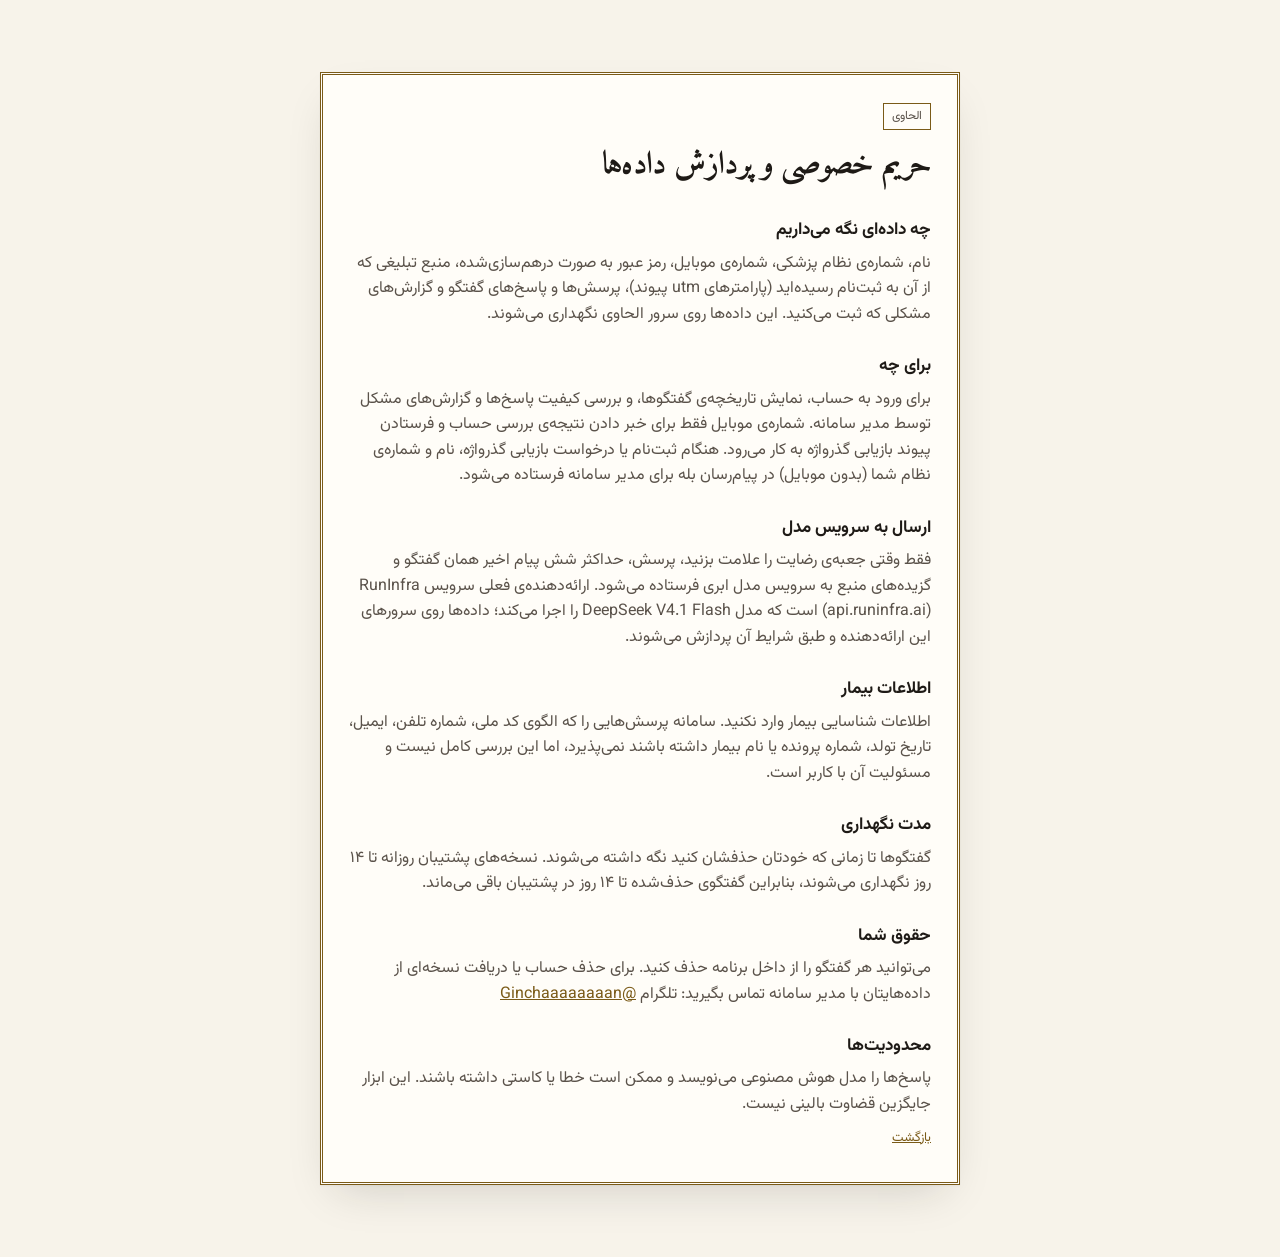
<file: privacy.html>
<!DOCTYPE html>
<html lang="fa" dir="rtl">
<head>
  <meta charset="utf-8" />
  <meta name="viewport" content="width=device-width, initial-scale=1" />
  <title>حریم خصوصی — الحاوی</title>
  <link rel="icon" href="alhawi-logo.svg" type="image/svg+xml" />
  <link rel="preload" href="fonts/Vazirmatn.woff2" as="font" type="font/woff2" crossorigin />
  <link rel="stylesheet" href="login.css" />
  <link rel="stylesheet" href="privacy.css" />
</head>
<body>
  <main class="sheet">
    <p class="stamp">الحاوی</p>
    <h1>حریم خصوصی و پردازش داده‌ها</h1>
    <h2>چه داده‌ای نگه می‌داریم</h2>
    <p>نام، شماره‌ی نظام پزشکی، شماره‌ی موبایل، رمز عبور به صورت درهم‌سازی‌شده، منبع تبلیغی که از آن به ثبت‌نام رسیده‌اید (پارامترهای utm پیوند)، پرسش‌ها و پاسخ‌های گفتگو و گزارش‌های مشکلی که ثبت می‌کنید. این داده‌ها روی سرور الحاوی نگهداری می‌شوند.</p>
    <h2>برای چه</h2>
    <p>برای ورود به حساب، نمایش تاریخچه‌ی گفتگوها، و بررسی کیفیت پاسخ‌ها و گزارش‌های مشکل توسط مدیر سامانه. شماره‌ی موبایل فقط برای خبر دادن نتیجه‌ی بررسی حساب و فرستادن پیوند بازیابی گذرواژه به کار می‌رود. هنگام ثبت‌نام یا درخواست بازیابی گذرواژه، نام و شماره‌ی نظام شما (بدون موبایل) در پیام‌رسان بله برای مدیر سامانه فرستاده می‌شود.</p>
    <h2>ارسال به سرویس مدل</h2>
    <p>فقط وقتی جعبه‌ی رضایت را علامت بزنید، پرسش، حداکثر شش پیام اخیر همان گفتگو و گزیده‌های منبع به سرویس مدل ابری فرستاده می‌شود. ارائه‌دهنده‌ی فعلی سرویس RunInfra (api.runinfra.ai) است که مدل DeepSeek V4.1 Flash را اجرا می‌کند؛ داده‌ها روی سرورهای این ارائه‌دهنده و طبق شرایط آن پردازش می‌شوند.</p>
    <h2>اطلاعات بیمار</h2>
    <p>اطلاعات شناسایی بیمار وارد نکنید. سامانه پرسش‌هایی را که الگوی کد ملی، شماره تلفن، ایمیل، تاریخ تولد، شماره پرونده یا نام بیمار داشته باشند نمی‌پذیرد، اما این بررسی کامل نیست و مسئولیت آن با کاربر است.</p>
    <h2>مدت نگهداری</h2>
    <p>گفتگوها تا زمانی که خودتان حذفشان کنید نگه داشته می‌شوند. نسخه‌های پشتیبان روزانه تا ۱۴ روز نگهداری می‌شوند، بنابراین گفتگوی حذف‌شده تا ۱۴ روز در پشتیبان باقی می‌ماند.</p>
    <h2>حقوق شما</h2>
    <p>می‌توانید هر گفتگو را از داخل برنامه حذف کنید. برای حذف حساب یا دریافت نسخه‌ای از داده‌هایتان با مدیر سامانه تماس بگیرید: تلگرام <a href="https://t.me/Ginchaaaaaaaan" rel="noopener noreferrer">@Ginchaaaaaaaan</a></p>
    <h2>محدودیت‌ها</h2>
    <p>پاسخ‌ها را مدل هوش مصنوعی می‌نویسد و ممکن است خطا یا کاستی داشته باشند. این ابزار جایگزین قضاوت بالینی نیست.</p>
    <p class="hint"><a href="index.html">بازگشت</a></p>
  </main>
</body>
</html>
</file>
<file: login.css>
@font-face {
  font-family: "Vazirmatn";
  src: url("fonts/Vazirmatn.woff2") format("woff2");
  font-weight: 100 900;
  font-display: swap;
}
@font-face {
  font-family: "Amiri";
  src: url("fonts/Amiri-Regular.woff2") format("woff2");
  font-weight: 400;
  font-display: swap;
}
@font-face {
  font-family: "Amiri";
  src: url("fonts/Amiri-Bold.woff2") format("woff2");
  font-weight: 700;
  font-display: swap;
}

:root {
  --bg: #F7F3EA;
  --sheet: #FFFDF8;
  --line: #E4DCCD;
  --line-2: #D6CCB8;
  --text: #1E1A16;
  --mute: #5A524A;
  --faint: #8A8072;
  --gold: #C9A24A;
  --gold-deep: #7A5A17;
  --danger: #A33C2E;
  --btn: #3A1214;
  --btn-fg: #FFFDF8;
  --btn-hover: #5B1F1E;
  --font: "Vazirmatn", "Segoe UI Variable Text", "SF Pro Text", "Helvetica Neue", sans-serif;
  --display: "Amiri", "Vazirmatn", serif;
}
@media (prefers-color-scheme: dark) {
  :root:not([data-theme="light"]) {
    --bg: #15110E;
    --sheet: #1E1915;
    --line: #342E28;
    --line-2: #453B31;
    --text: #F2EADB;
    --mute: #B9A999;
    --faint: #8A8072;
    --gold: #C9A24A;
    --gold-deep: #D9B96B;
    --danger: #E08A7C;
    --btn: #C9A24A;
    --btn-fg: #241203;
    --btn-hover: #E6CB82;
    color-scheme: dark;
  }
}
:root[data-theme="dark"] {
  --bg: #15110E;
  --sheet: #1E1915;
  --line: #342E28;
  --line-2: #453B31;
  --text: #F2EADB;
  --mute: #B9A999;
  --faint: #8A8072;
  --gold: #C9A24A;
  --gold-deep: #D9B96B;
  --danger: #E08A7C;
  --btn: #C9A24A;
  --btn-fg: #241203;
  --btn-hover: #E6CB82;
  color-scheme: dark;
}

* { box-sizing: border-box; }
html, body { margin: 0; min-height: 100%; }
body {
  font: 16px/1.6 var(--font);
  background: var(--bg);
  color: var(--text);
}
::selection { background: var(--gold); color: #241203; }
:focus-visible { outline: 2px solid var(--gold-deep); outline-offset: 2px; }
.sheet {
  width: min(440px, calc(100% - 32px));
  margin: 8vh auto;
  background: var(--sheet);
  border: 3px double var(--gold-deep);
  padding: 28px 26px 24px;
  box-shadow: 0 1px 2px rgba(30, 26, 22, 0.05), 0 18px 44px -16px rgba(30, 26, 22, 0.18);
}
.plate-head {
  display: flex;
  flex-direction: column;
  align-items: center;
  gap: 8px;
  margin-bottom: 18px;
}
.plate-mark { width: 52px; height: 52px; border-radius: 10px; }
.plate-brand {
  margin: 0;
  font-family: var(--display);
  font-size: 40px;
  font-weight: 700;
  line-height: 1.3;
  color: var(--text);
}
.plate-sub {
  margin: -6px 0 0;
  font-size: 13px;
  color: var(--mute);
}
.stamp {
  display: inline-block;
  margin: 0 0 12px;
  padding: 3px 8px;
  border: 1px solid var(--gold-deep);
  color: var(--gold-deep);
  font-size: 12px;
}
h1 { margin: 0 0 8px; font-size: 30px; font-weight: 700; letter-spacing: -0.02em; }
.lede { margin: 0 0 22px; color: var(--mute); }
form { display: grid; gap: 12px; }
label { display: grid; gap: 6px; font-size: 13px; color: var(--mute); }
input {
  border: 1px solid var(--line-2);
  background: var(--bg);
  color: var(--text);
  border-radius: 10px;
  padding: 11px 12px;
  font: 16px/1.5 var(--font);
}
input:focus { outline: 2px solid var(--gold-deep); outline-offset: 1px; border-color: var(--gold-deep); }
button {
  font: inherit;
  border: 0;
  border-radius: 10px;
  background: var(--btn);
  color: var(--btn-fg);
  padding: 12px 16px;
  cursor: pointer;
}
button:hover { background: var(--btn-hover); }
button:disabled { opacity: 0.55; cursor: default; }
.msg { margin: 0; color: var(--danger); font-size: 14px; }
a { color: var(--gold-deep); }
.hint { color: var(--faint); font-size: 13px; }
</file>
<file: privacy.css>
.sheet { width: min(640px, calc(100% - 32px)); }
.sheet h1 { font-family: var(--display); font-size: 32px; }
.sheet h2 { font-size: 17px; margin: 26px 0 6px; }
.sheet p { margin: 0 0 10px; color: var(--mute); }
.sheet a { color: var(--gold-deep); }
</file>
